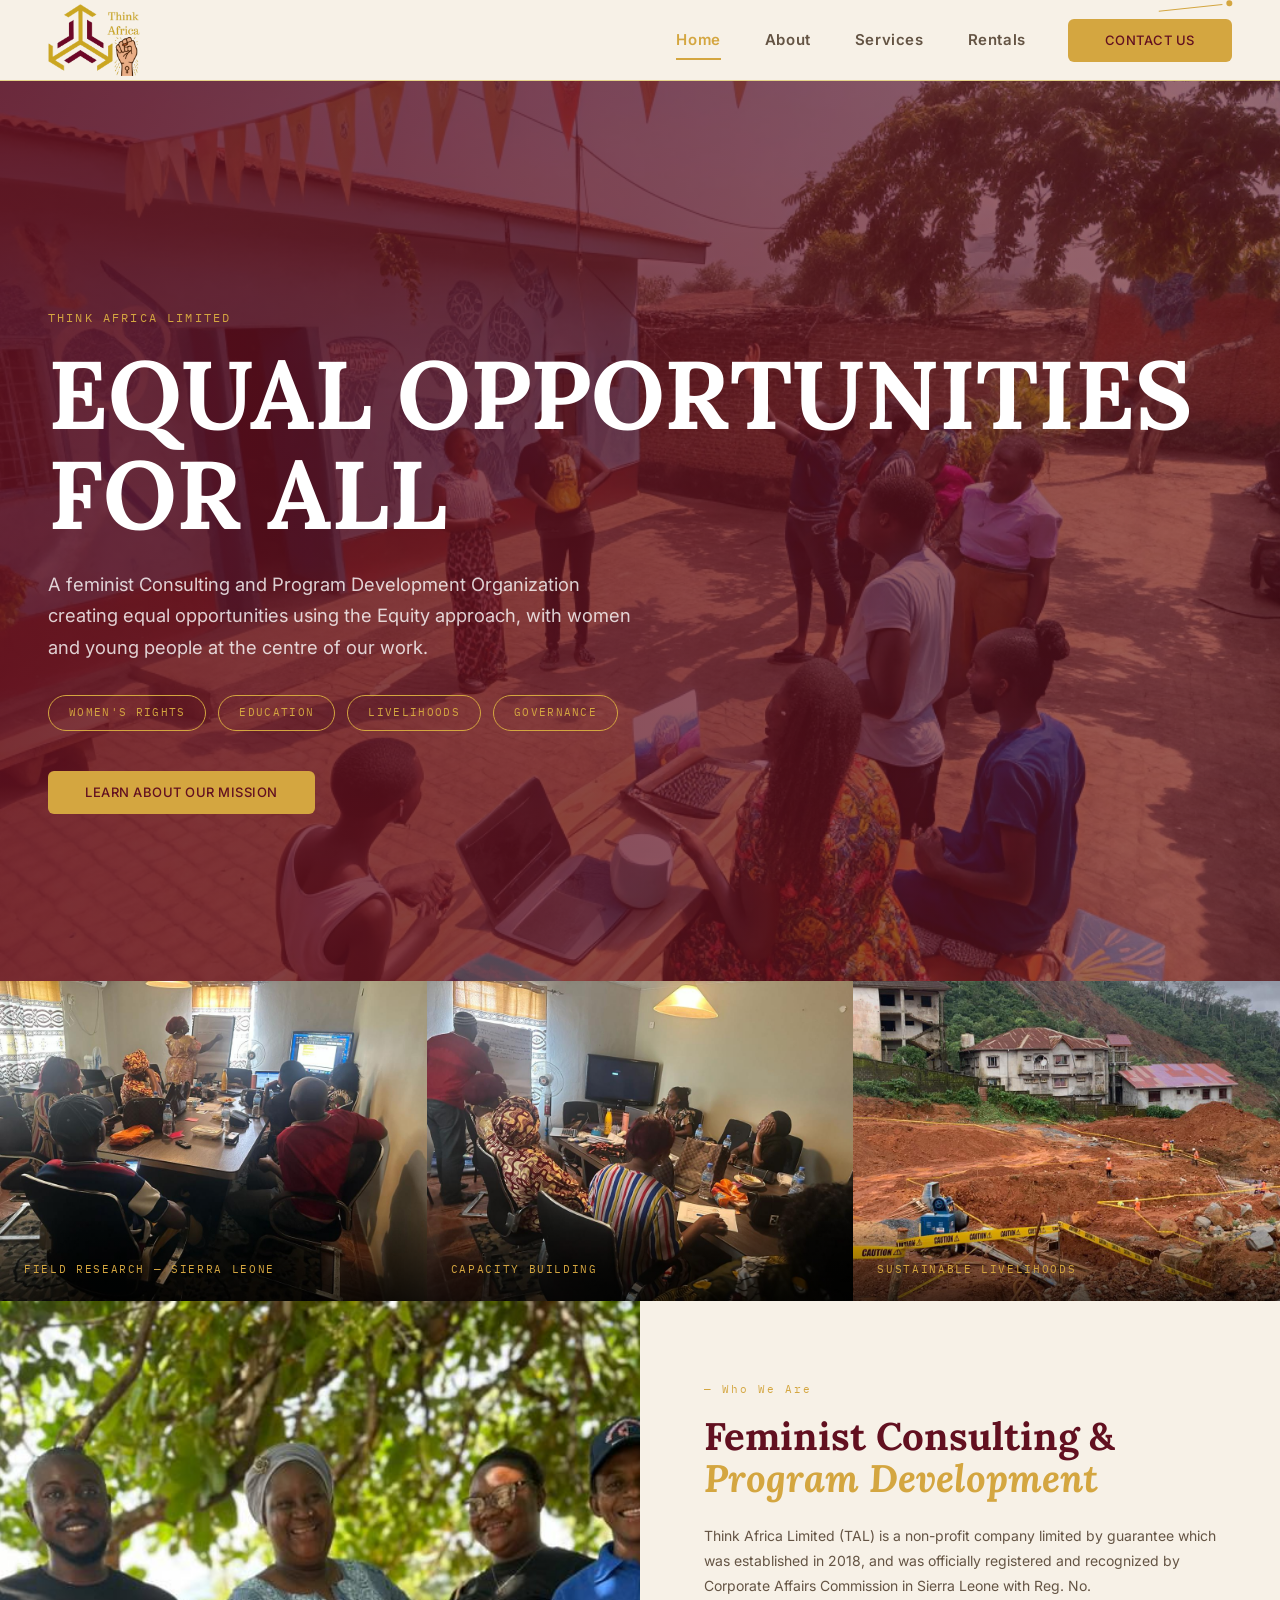
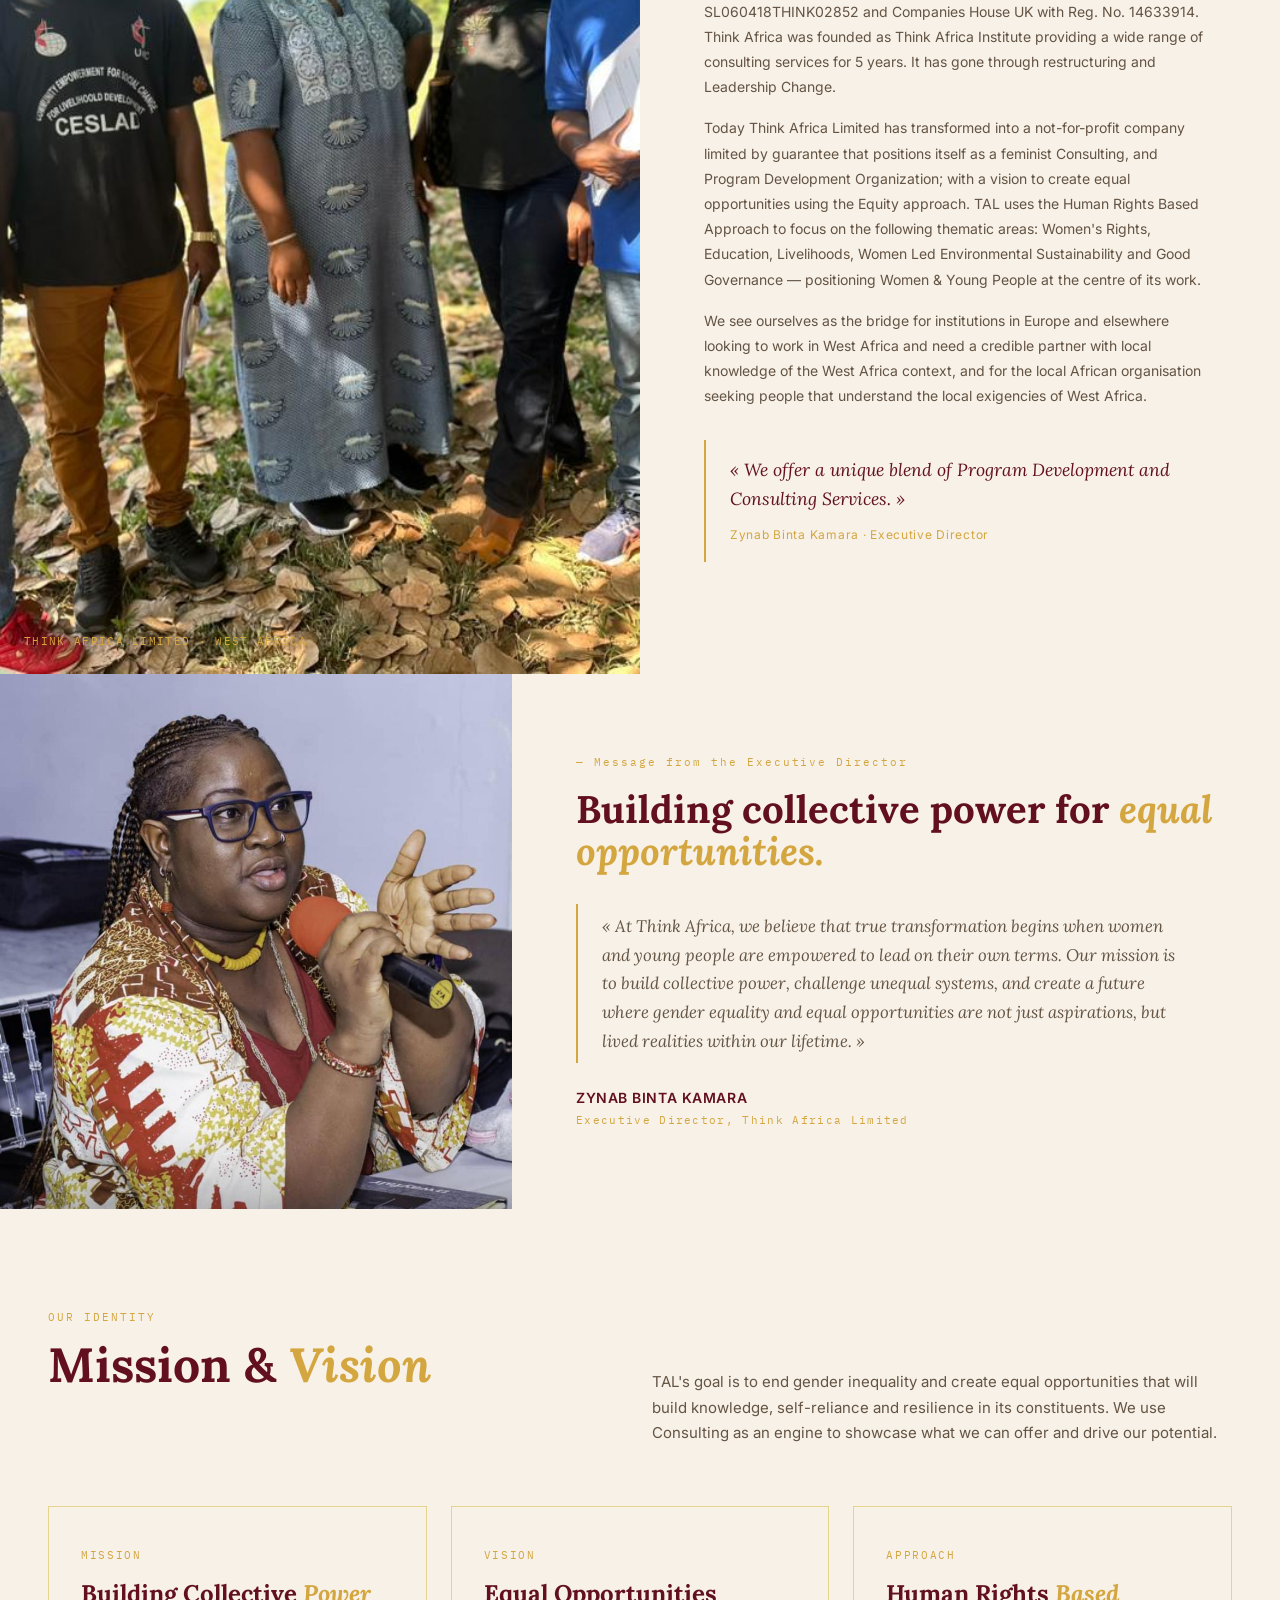
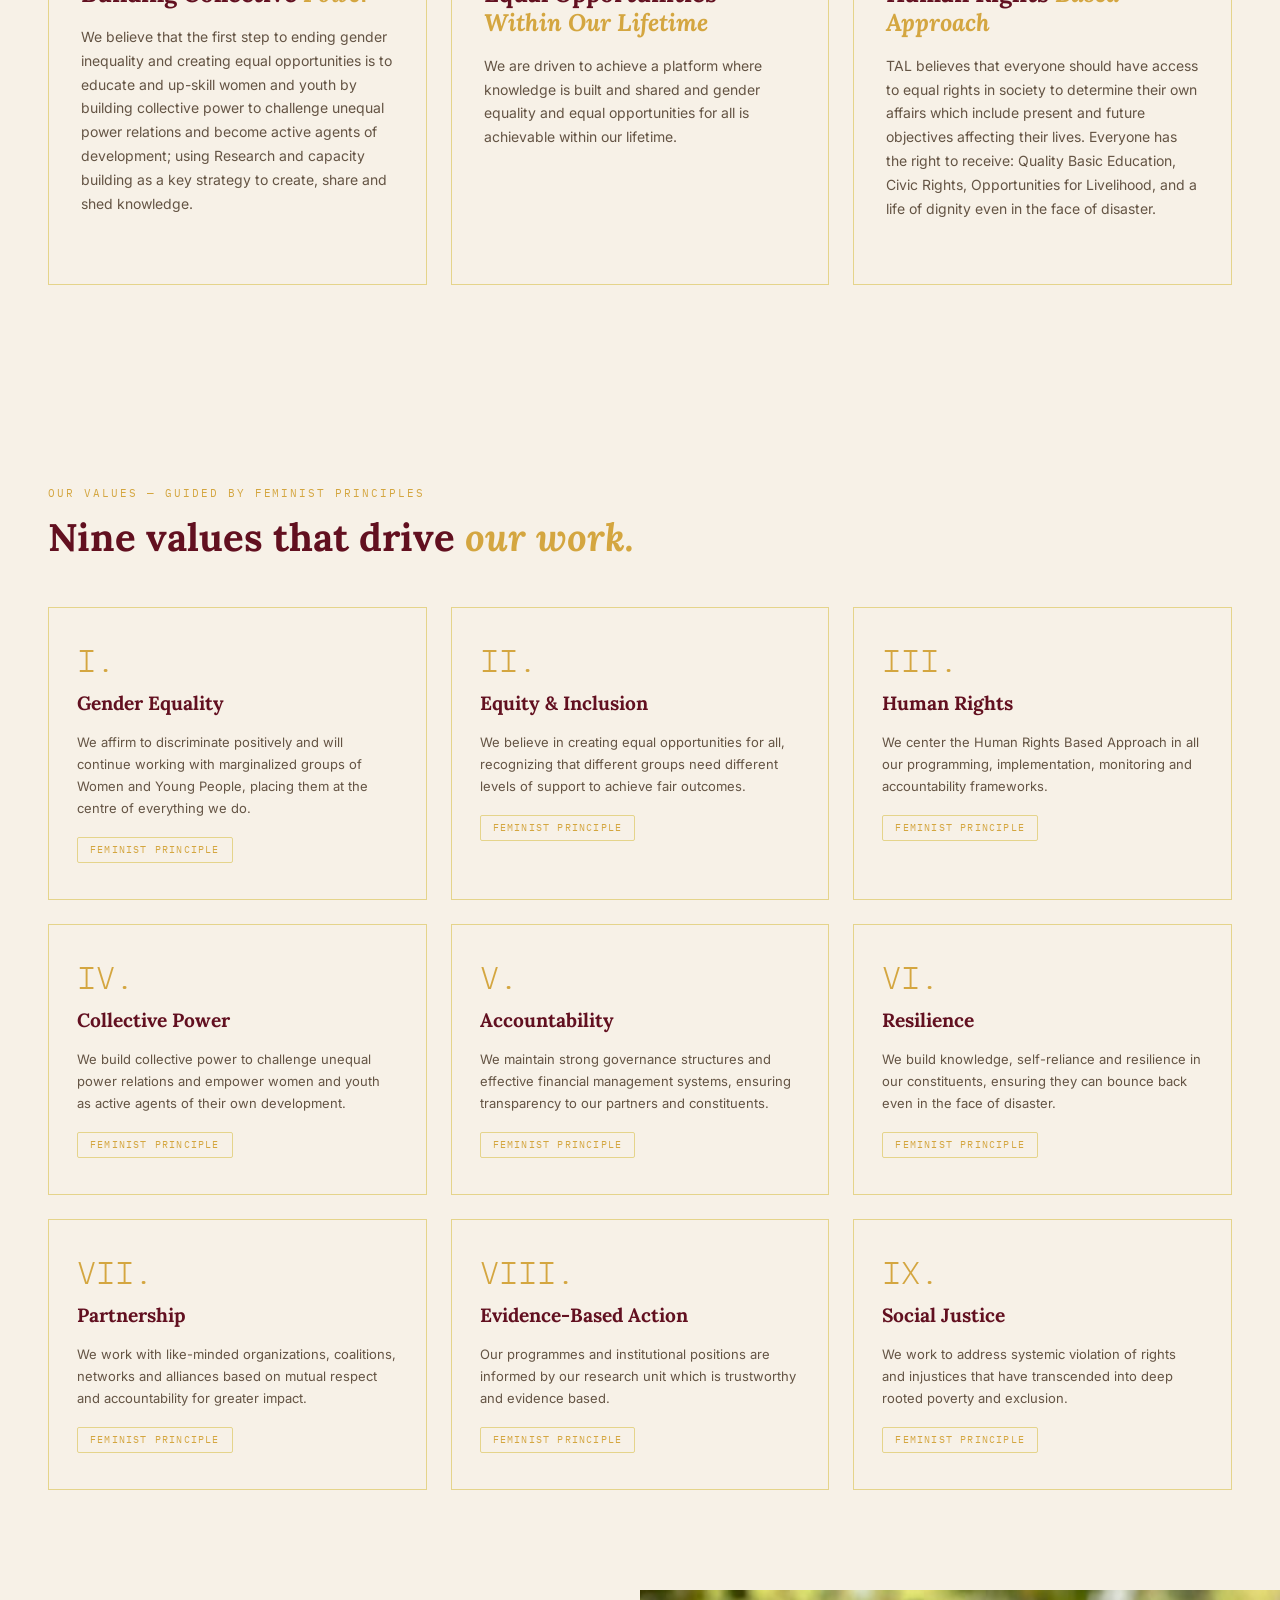
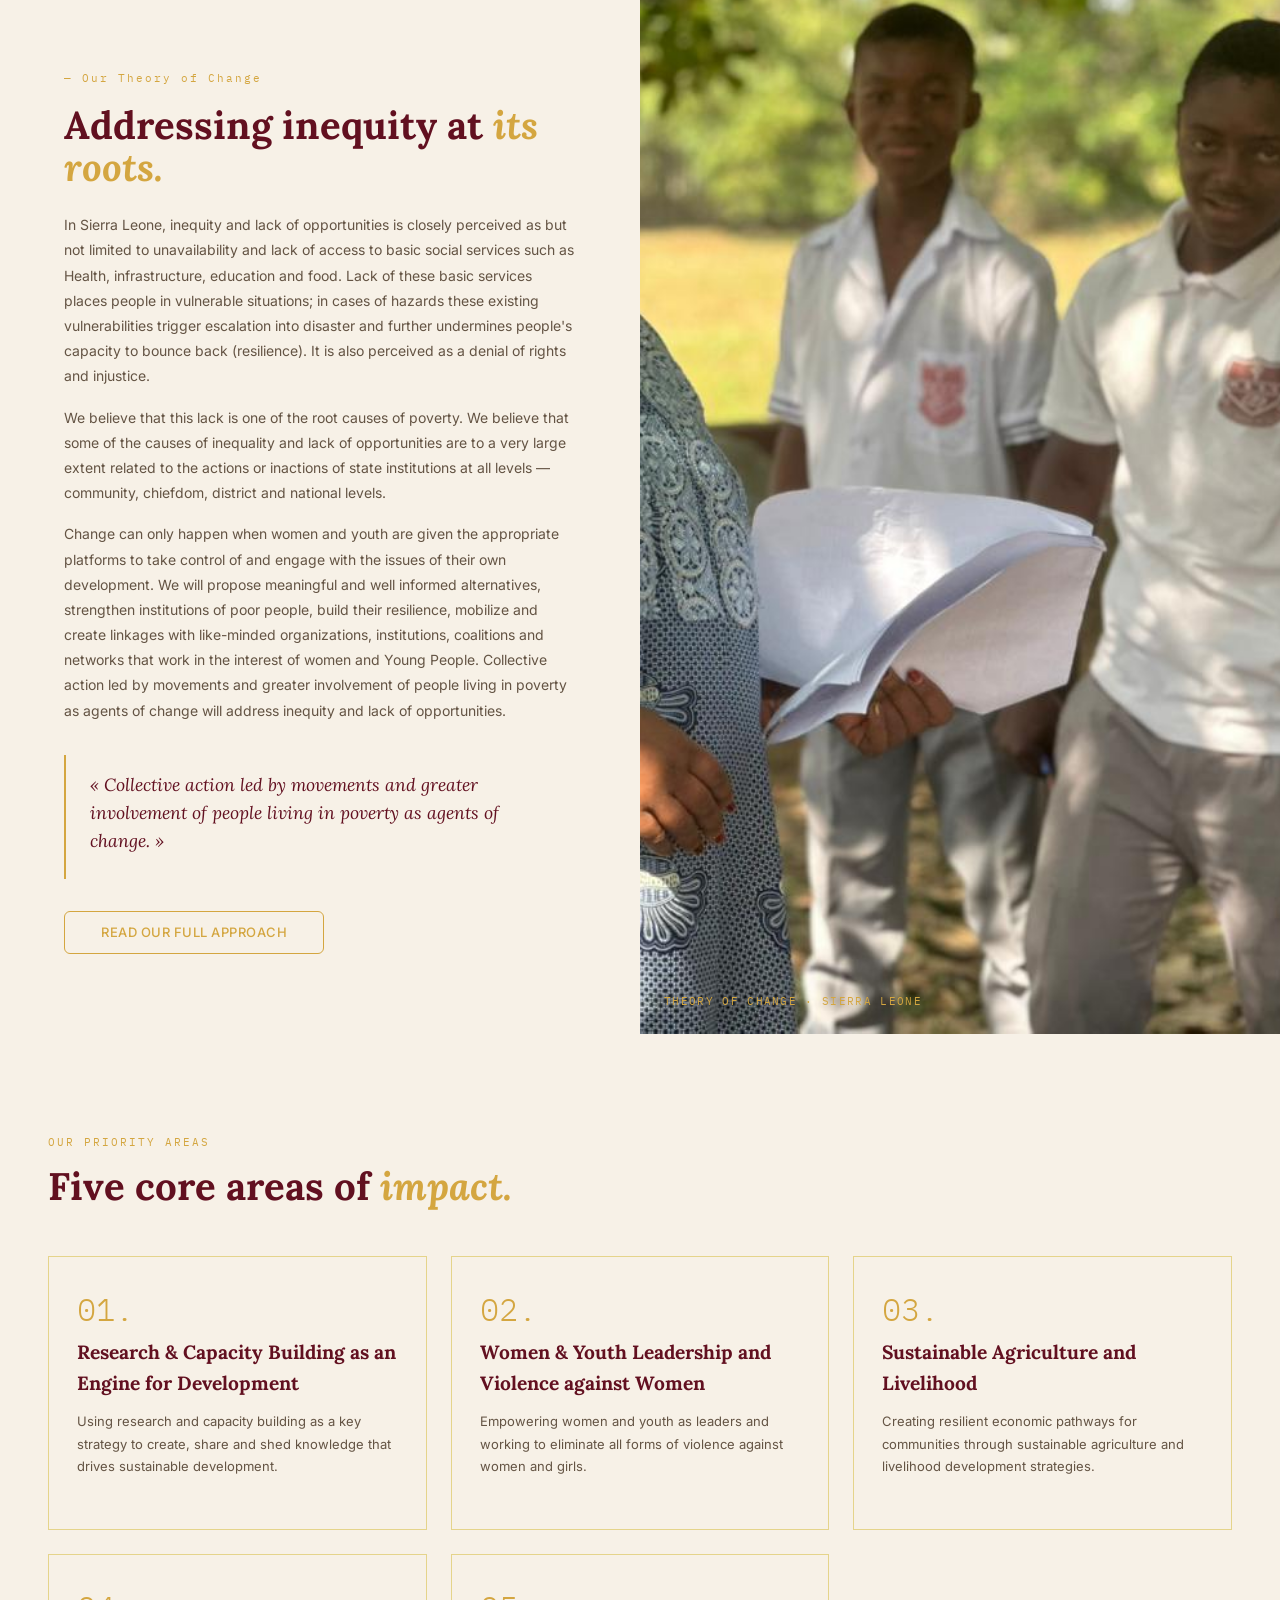
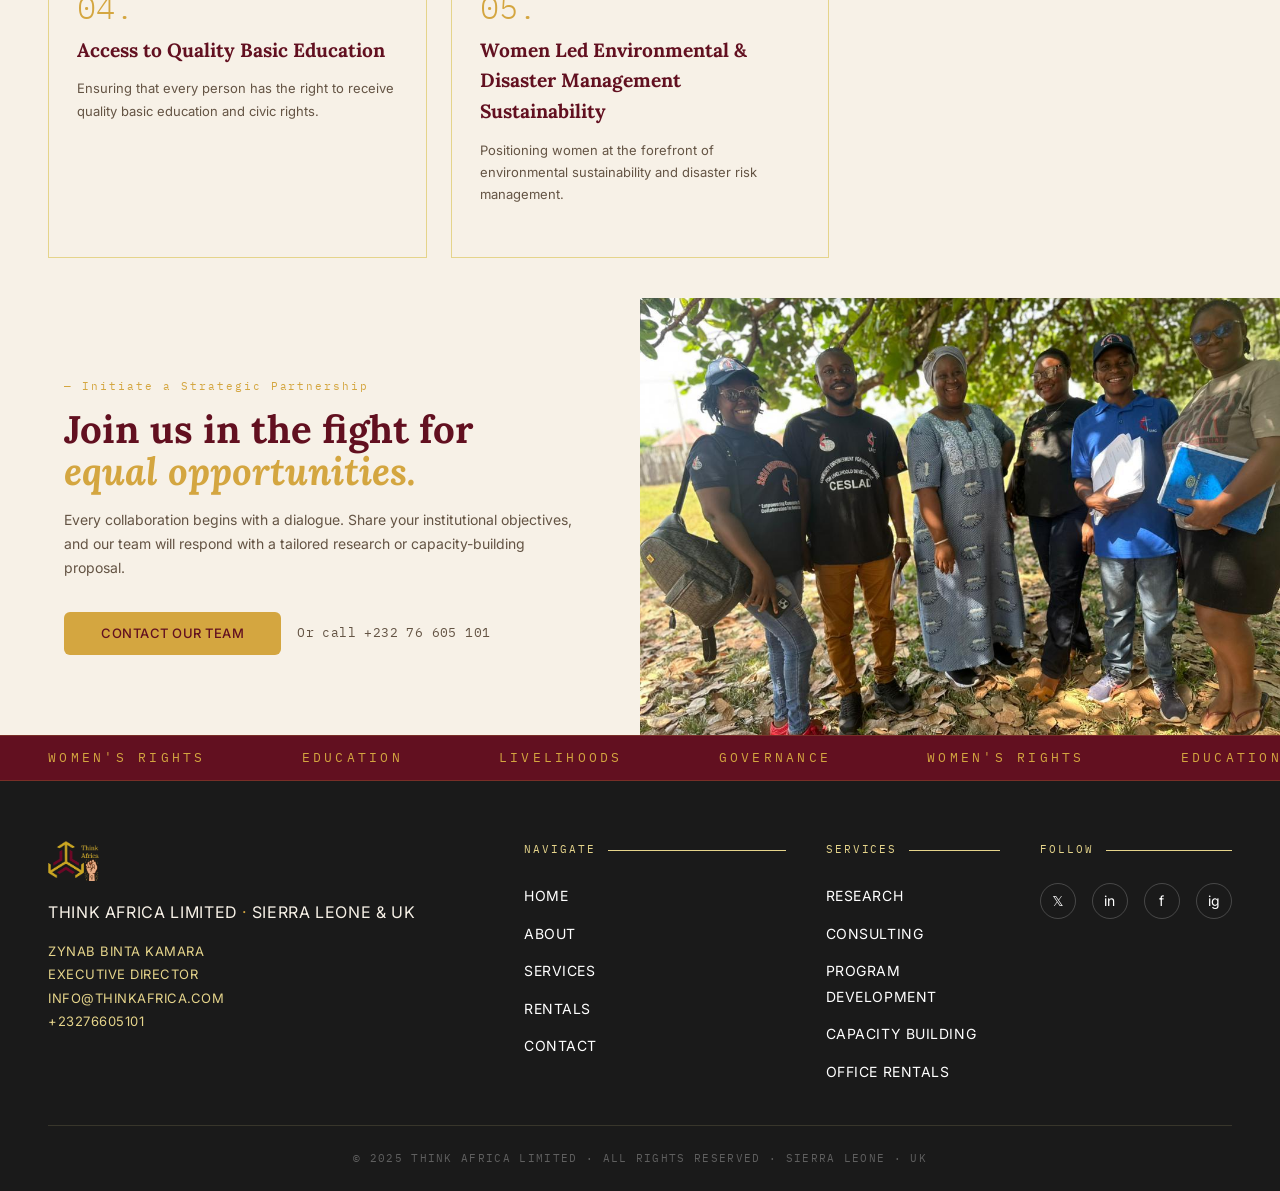
<file: index.html>
<!DOCTYPE html>
<html lang="en">
<head>
  <meta charset="UTF-8">
  <meta name="viewport" content="width=device-width, initial-scale=1.0">
  <meta name="theme-color" content="#F7F1E7">
  <title>Think Africa Limited - Feminist Consulting & Program Development</title>
  <meta name="description" content="Think Africa Limited (TAL) is a feminist consulting and program development organization creating equal opportunities using the Equity approach across West Africa.">
  <link rel="icon" type="image/png" href="images/logo.png">
  <link rel="preconnect" href="https://fonts.googleapis.com">
  <link rel="preconnect" href="https://fonts.gstatic.com" crossorigin>
  <link href="https://fonts.googleapis.com/css2?family=Inter:wght@400;500;600;700&family=Lora:ital,wght@0,400..700;1,400..700&family=IBM+Plex+Mono:wght@300;400;500;600;700&display=swap" rel="stylesheet">
  <link rel="stylesheet" href="styles.css">
</head>
<body>

  <!-- Header -->
  <header class="site-header" id="siteHeader">
    <div class="header-inner">
      <div class="header-logo">
        <a href="index.html" aria-label="Think Africa Limited">
          <img src="images/logo.png" alt="Think Africa Limited">
        </a>
        <button class="hamburger" id="hamburger" aria-label="Toggle menu">
          <span></span><span></span><span></span>
        </button>
      </div>
      <nav class="header-nav" id="desktopNav">
        <a href="index.html" class="nav-link active">Home</a>
        <a href="about.html" class="nav-link">About</a>
        <a href="services.html" class="nav-link">Services</a>
        <a href="rentals.html" class="nav-link">Rentals</a>
        <a href="contact.html" class="btn btn-gold nav-btn">Contact Us</a>
      </nav>
      <div class="header-deco">
        <span class="line"></span>
        <span class="dot"></span>
      </div>
    </div>
  </header>

  <!-- Mobile Menu -->
  <div class="mobile-menu" id="mobileMenu">
    <a href="index.html">Home</a>
    <a href="about.html">About</a>
    <a href="services.html">Services</a>
    <a href="rentals.html">Rentals</a>
    <a href="contact.html">Contact</a>
  </div>

  <!-- Hero -->
  <section class="hero">
    <div class="hero-bg">
      <img src="images/hero-bg.jpg" alt="Think Africa Limited team" fetchpriority="high">
    </div>
    <div class="hero-overlay"></div>
    <div class="hero-content">
      <span class="hero-label">THINK AFRICA LIMITED</span>
      <h1>EQUAL OPPORTUNITIES<br>FOR ALL</h1>
      <p>A feminist Consulting and Program Development Organization creating equal opportunities using the Equity approach, with women and young people at the centre of our work.</p>
      <div class="hero-tags">
        <span class="hero-tag">WOMEN'S RIGHTS</span>
        <span class="hero-tag">EDUCATION</span>
        <span class="hero-tag">LIVELIHOODS</span>
        <span class="hero-tag">GOVERNANCE</span>
      </div>
      <div class="hero-actions">
        <a href="about.html" class="btn btn-gold">Learn About Our Mission</a>
      </div>
    </div>
  </section>

  <!-- Featured Images -->
  <div class="featured-grid">
    <div class="featured-card">
      <img src="images/field-research.jpg" alt="Think Africa team conducting field research in Sierra Leone" loading="lazy">
      <div class="featured-label"><span>field research — sierra leone</span></div>
    </div>
    <div class="featured-card">
      <img src="images/img8.webp" alt="Capacity building workshop for women and youth" loading="lazy">
      <div class="featured-label"><span>capacity building</span></div>
    </div>
    <div class="featured-card">
      <img src="images/featured-livelihoods.jpg" alt="Sustainable agriculture and livelihoods project" loading="lazy">
      <div class="featured-label"><span>sustainable livelihoods</span></div>
    </div>
  </div>

  <!-- Who We Are -->
  <div class="dna-section">
    <div class="dna-image">
      <img src="images/home-dna.jpg" alt="Think Africa Limited team in Sierra Leone" loading="lazy">
      <span class="dna-image-caption">Think Africa Limited &middot; West Africa</span>
    </div>
    <div class="dna-content">
      <span class="dna-label">— Who We Are</span>
      <h2>Feminist Consulting &amp; <em>Program Development</em></h2>
      <p>Think Africa Limited (TAL) is a non-profit company limited by guarantee which was established in 2018, and was officially registered and recognized by Corporate Affairs Commission in Sierra Leone with Reg. No. SL060418THINK02852 and Companies House UK with Reg. No. 14633914. Think Africa was founded as Think Africa Institute providing a wide range of consulting services for 5 years. It has gone through restructuring and Leadership Change.</p>
      <p>Today Think Africa Limited has transformed into a not-for-profit company limited by guarantee that positions itself as a feminist Consulting, and Program Development Organization; with a vision to create equal opportunities using the Equity approach. TAL uses the Human Rights Based Approach to focus on the following thematic areas: Women's Rights, Education, Livelihoods, Women Led Environmental Sustainability and Good Governance — positioning Women &amp; Young People at the centre of its work.</p>
      <p>We see ourselves as the bridge for institutions in Europe and elsewhere looking to work in West Africa and need a credible partner with local knowledge of the West Africa context, and for the local African organisation seeking people that understand the local exigencies of West Africa.</p>
      <div class="dna-quote">
        <blockquote>&laquo; We offer a unique blend of Program Development and Consulting Services. &raquo;</blockquote>
        <cite>Zynab Binta Kamara &middot; Executive Director</cite>
      </div>
    </div>
  </div>

  <!-- Executive Director -->
  <div class="ed-section">
    <div class="ed-image">
      <img src="images/executive-director.jpg" alt="Zynab Binta Kamara - Executive Director, Think Africa Limited" loading="lazy">
    </div>
    <div class="ed-content">
      <span class="dna-label">— Message from the Executive Director</span>
      <h2>Building collective power for <em>equal opportunities.</em></h2>
      <div class="ed-quote">
        <blockquote>&laquo; At Think Africa, we believe that true transformation begins when women and young people are empowered to lead on their own terms. Our mission is to build collective power, challenge unequal systems, and create a future where gender equality and equal opportunities are not just aspirations, but lived realities within our lifetime. &raquo;</blockquote>
      </div>
      <div class="ed-author">
        <strong>Zynab Binta Kamara</strong>
        <span>Executive Director, Think Africa Limited</span>
      </div>
    </div>
  </div>

  <!-- Mission & Vision -->
  <div class="pillars">
    <div class="pillars-header">
      <div class="pillars-header-left">
        <span class="number">OUR IDENTITY</span>
        <h2>Mission &amp; <em>Vision</em></h2>
      </div>
      <div class="pillars-header-right">
        <p>TAL's goal is to end gender inequality and create equal opportunities that will build knowledge, self-reliance and resilience in its constituents. We use Consulting as an engine to showcase what we can offer and drive our potential.</p>
      </div>
    </div>
    <div class="pillars-grid">
      <div class="pillar-card">
        <span class="pillar-number">MISSION</span>
        <h3>Building Collective <em>Power</em></h3>
        <p>We believe that the first step to ending gender inequality and creating equal opportunities is to educate and up-skill women and youth by building collective power to challenge unequal power relations and become active agents of development; using Research and capacity building as a key strategy to create, share and shed knowledge.</p>
      </div>
      <div class="pillar-card">
        <span class="pillar-number">VISION</span>
        <h3>Equal Opportunities <em>Within Our Lifetime</em></h3>
        <p>We are driven to achieve a platform where knowledge is built and shared and gender equality and equal opportunities for all is achievable within our lifetime.</p>
      </div>
      <div class="pillar-card">
        <span class="pillar-number">APPROACH</span>
        <h3>Human Rights <em>Based Approach</em></h3>
        <p>TAL believes that everyone should have access to equal rights in society to determine their own affairs which include present and future objectives affecting their lives. Everyone has the right to receive: Quality Basic Education, Civic Rights, Opportunities for Livelihood, and a life of dignity even in the face of disaster.</p>
      </div>
    </div>
  </div>

  <!-- Our Values -->
  <div class="expertise">
    <span class="section-label">Our Values — guided by feminist principles</span>
    <h2>Nine values that drive <em>our work.</em></h2>
    <div class="expertise-grid">
      <div class="expertise-card">
        <span class="numeral">I.</span>
        <h3>Gender Equality</h3>
        <p>We affirm to discriminate positively and will continue working with marginalized groups of Women and Young People, placing them at the centre of everything we do.</p>
        <span class="focus-tag">Feminist Principle</span>
      </div>
      <div class="expertise-card">
        <span class="numeral">II.</span>
        <h3>Equity &amp; Inclusion</h3>
        <p>We believe in creating equal opportunities for all, recognizing that different groups need different levels of support to achieve fair outcomes.</p>
        <span class="focus-tag">Feminist Principle</span>
      </div>
      <div class="expertise-card">
        <span class="numeral">III.</span>
        <h3>Human Rights</h3>
        <p>We center the Human Rights Based Approach in all our programming, implementation, monitoring and accountability frameworks.</p>
        <span class="focus-tag">Feminist Principle</span>
      </div>
      <div class="expertise-card">
        <span class="numeral">IV.</span>
        <h3>Collective Power</h3>
        <p>We build collective power to challenge unequal power relations and empower women and youth as active agents of their own development.</p>
        <span class="focus-tag">Feminist Principle</span>
      </div>
      <div class="expertise-card">
        <span class="numeral">V.</span>
        <h3>Accountability</h3>
        <p>We maintain strong governance structures and effective financial management systems, ensuring transparency to our partners and constituents.</p>
        <span class="focus-tag">Feminist Principle</span>
      </div>
      <div class="expertise-card">
        <span class="numeral">VI.</span>
        <h3>Resilience</h3>
        <p>We build knowledge, self-reliance and resilience in our constituents, ensuring they can bounce back even in the face of disaster.</p>
        <span class="focus-tag">Feminist Principle</span>
      </div>
      <div class="expertise-card">
        <span class="numeral">VII.</span>
        <h3>Partnership</h3>
        <p>We work with like-minded organizations, coalitions, networks and alliances based on mutual respect and accountability for greater impact.</p>
        <span class="focus-tag">Feminist Principle</span>
      </div>
      <div class="expertise-card">
        <span class="numeral">VIII.</span>
        <h3>Evidence-Based Action</h3>
        <p>Our programmes and institutional positions are informed by our research unit which is trustworthy and evidence based.</p>
        <span class="focus-tag">Feminist Principle</span>
      </div>
      <div class="expertise-card">
        <span class="numeral">IX.</span>
        <h3>Social Justice</h3>
        <p>We work to address systemic violation of rights and injustices that have transcended into deep rooted poverty and exclusion.</p>
        <span class="focus-tag">Feminist Principle</span>
      </div>
    </div>
  </div>

  <!-- Theory of Change -->
  <div class="dna-section">
    <div class="dna-content">
      <span class="dna-label">— Our Theory of Change</span>
      <h2>Addressing inequity at <em>its roots.</em></h2>
      <p>In Sierra Leone, inequity and lack of opportunities is closely perceived as but not limited to unavailability and lack of access to basic social services such as Health, infrastructure, education and food. Lack of these basic services places people in vulnerable situations; in cases of hazards these existing vulnerabilities trigger escalation into disaster and further undermines people's capacity to bounce back (resilience). It is also perceived as a denial of rights and injustice.</p>
      <p>We believe that this lack is one of the root causes of poverty. We believe that some of the causes of inequality and lack of opportunities are to a very large extent related to the actions or inactions of state institutions at all levels — community, chiefdom, district and national levels.</p>
      <p>Change can only happen when women and youth are given the appropriate platforms to take control of and engage with the issues of their own development. We will propose meaningful and well informed alternatives, strengthen institutions of poor people, build their resilience, mobilize and create linkages with like-minded organizations, institutions, coalitions and networks that work in the interest of women and Young People. Collective action led by movements and greater involvement of people living in poverty as agents of change will address inequity and lack of opportunities.</p>
      <div class="dna-quote">
        <blockquote>&laquo; Collective action led by movements and greater involvement of people living in poverty as agents of change. &raquo;</blockquote>
      </div>
      <a href="about.html" class="btn btn-outline">Read Our Full Approach</a>
    </div>
    <div class="dna-image">
      <img src="images/toc-image.jpg" alt="Community engagement session in Sierra Leone" loading="lazy">
      <span class="dna-image-caption">Theory of Change &middot; Sierra Leone</span>
    </div>
  </div>

  <!-- Priority Areas -->
  <div class="expertise" style="padding-bottom:40px;">
    <span class="section-label">Our Priority Areas</span>
    <h2>Five core areas of <em>impact.</em></h2>
    <div class="expertise-grid">
      <div class="expertise-card">
        <span class="numeral">01.</span>
        <h3>Research &amp; Capacity Building as an Engine for Development</h3>
        <p>Using research and capacity building as a key strategy to create, share and shed knowledge that drives sustainable development.</p>
      </div>
      <div class="expertise-card">
        <span class="numeral">02.</span>
        <h3>Women &amp; Youth Leadership and Violence against Women</h3>
        <p>Empowering women and youth as leaders and working to eliminate all forms of violence against women and girls.</p>
      </div>
      <div class="expertise-card">
        <span class="numeral">03.</span>
        <h3>Sustainable Agriculture and Livelihood</h3>
        <p>Creating resilient economic pathways for communities through sustainable agriculture and livelihood development strategies.</p>
      </div>
      <div class="expertise-card">
        <span class="numeral">04.</span>
        <h3>Access to Quality Basic Education</h3>
        <p>Ensuring that every person has the right to receive quality basic education and civic rights.</p>
      </div>
      <div class="expertise-card">
        <span class="numeral">05.</span>
        <h3>Women Led Environmental &amp; Disaster Management Sustainability</h3>
        <p>Positioning women at the forefront of environmental sustainability and disaster risk management.</p>
      </div>
    </div>
  </div>

  <!-- CTA Banner -->
  <div class="cta-banner">
    <div class="cta-content">
      <span class="label-mono">— Initiate a Strategic Partnership</span>
      <h2>Join us in the fight for <em>equal opportunities.</em></h2>
      <p>Every collaboration begins with a dialogue. Share your institutional objectives, and our team will respond with a tailored research or capacity-building proposal.</p>
      <div class="cta-actions">
        <a href="contact.html" class="btn btn-gold">Contact Our Team</a>
        <a href="tel:+23276605101" class="cta-phone">Or call +232 76 605 101</a>
      </div>
    </div>
    <div class="cta-image">
      <img src="images/cta-image.jpg" alt="Think Africa team in the field" loading="lazy">
    </div>
  </div>

  <!-- Ticker -->
  <div class="ticker-wrap">
    <div class="ticker-track" id="tickerTrack">
      <span class="ticker-item">WOMEN'S RIGHTS</span>
      <span class="ticker-item">EDUCATION</span>
      <span class="ticker-item">LIVELIHOODS</span>
      <span class="ticker-item">GOVERNANCE</span>
      <span class="ticker-item">WOMEN'S RIGHTS</span>
      <span class="ticker-item">EDUCATION</span>
      <span class="ticker-item">LIVELIHOODS</span>
      <span class="ticker-item">GOVERNANCE</span>
    </div>
  </div>

  <!-- Footer -->
  <footer class="site-footer">
    <div class="footer-inner">
      <div class="footer-grid">
        <div class="footer-brand">
          <a href="index.html"><img src="images/logo.png" alt="Think Africa Limited" loading="lazy"></a>
          <p class="org-name">THINK AFRICA LIMITED <span class="sep">&middot;</span> SIERRA LEONE &amp; UK</p>
          <address>
            ZYNAB BINTA KAMARA<br>
            EXECUTIVE DIRECTOR<br>
            INFO@THINKAFRICA.COM<br>
            +23276605101
          </address>
        </div>
        <div>
          <div class="footer-col-header">
            <span>NAVIGATE</span>
            <span class="line"></span>
          </div>
          <ul class="footer-nav-list">
            <li><a href="index.html">Home</a></li>
            <li><a href="about.html">About</a></li>
            <li><a href="services.html">Services</a></li>
            <li><a href="rentals.html">Rentals</a></li>
            <li><a href="contact.html">Contact</a></li>
          </ul>
        </div>
        <div>
          <div class="footer-col-header">
            <span>SERVICES</span>
            <span class="line"></span>
          </div>
          <ul class="footer-nav-list">
            <li><a href="services.html">Research</a></li>
            <li><a href="services.html">Consulting</a></li>
            <li><a href="services.html">Program Development</a></li>
            <li><a href="services.html">Capacity Building</a></li>
            <li><a href="rentals.html">Office Rentals</a></li>
          </ul>
        </div>
        <div>
          <div class="footer-col-header">
            <span>FOLLOW</span>
            <span class="line"></span>
          </div>
          <div class="footer-social-links">
            <a href="#" aria-label="Twitter">&#120143;</a>
            <a href="#" aria-label="LinkedIn">in</a>
            <a href="#" aria-label="Facebook">f</a>
            <a href="#" aria-label="Instagram">ig</a>
          </div>
        </div>
      </div>
      <div class="footer-bottom">
        <p>&copy; 2025 THINK AFRICA LIMITED &middot; ALL RIGHTS RESERVED &middot; SIERRA LEONE &middot; UK</p>
      </div>
    </div>
  </footer>

  <div id="toast" class="toast"></div>

  <script src="app.js"></script>
</body>
</html>
</file>
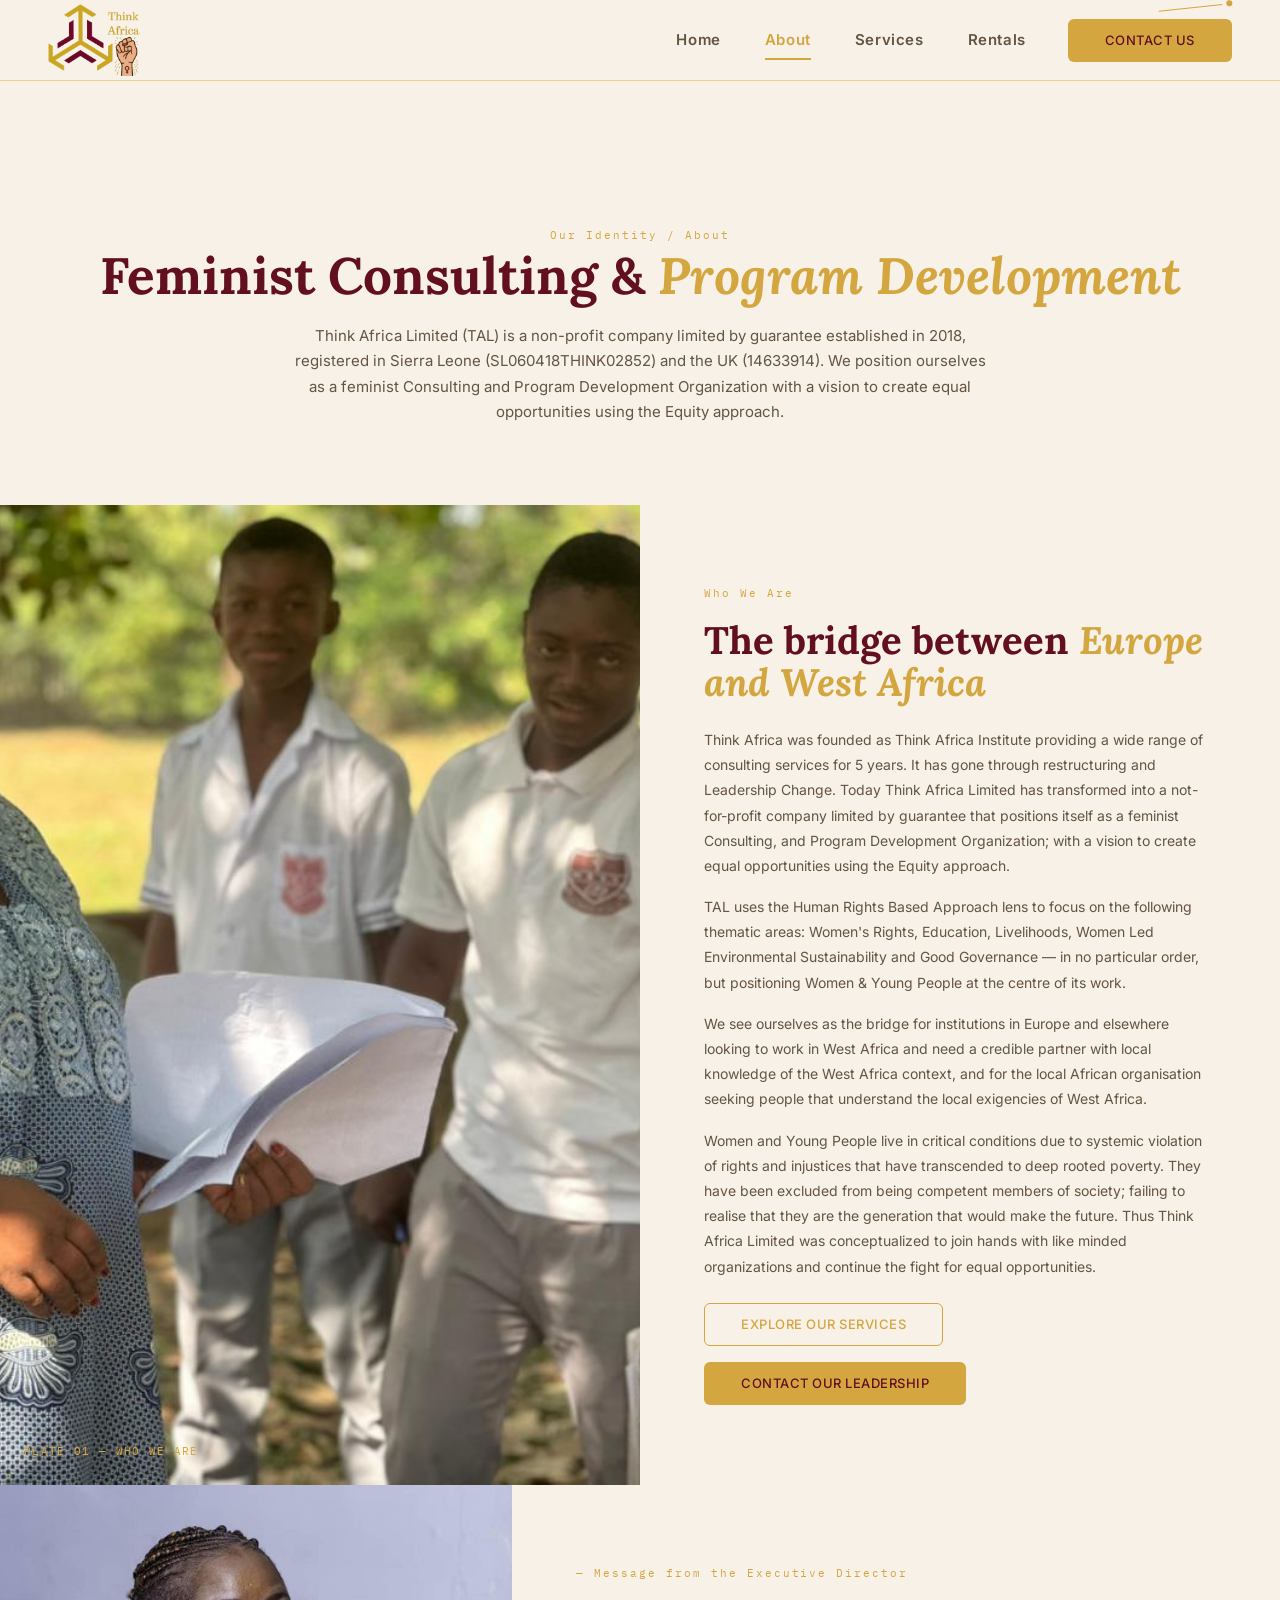
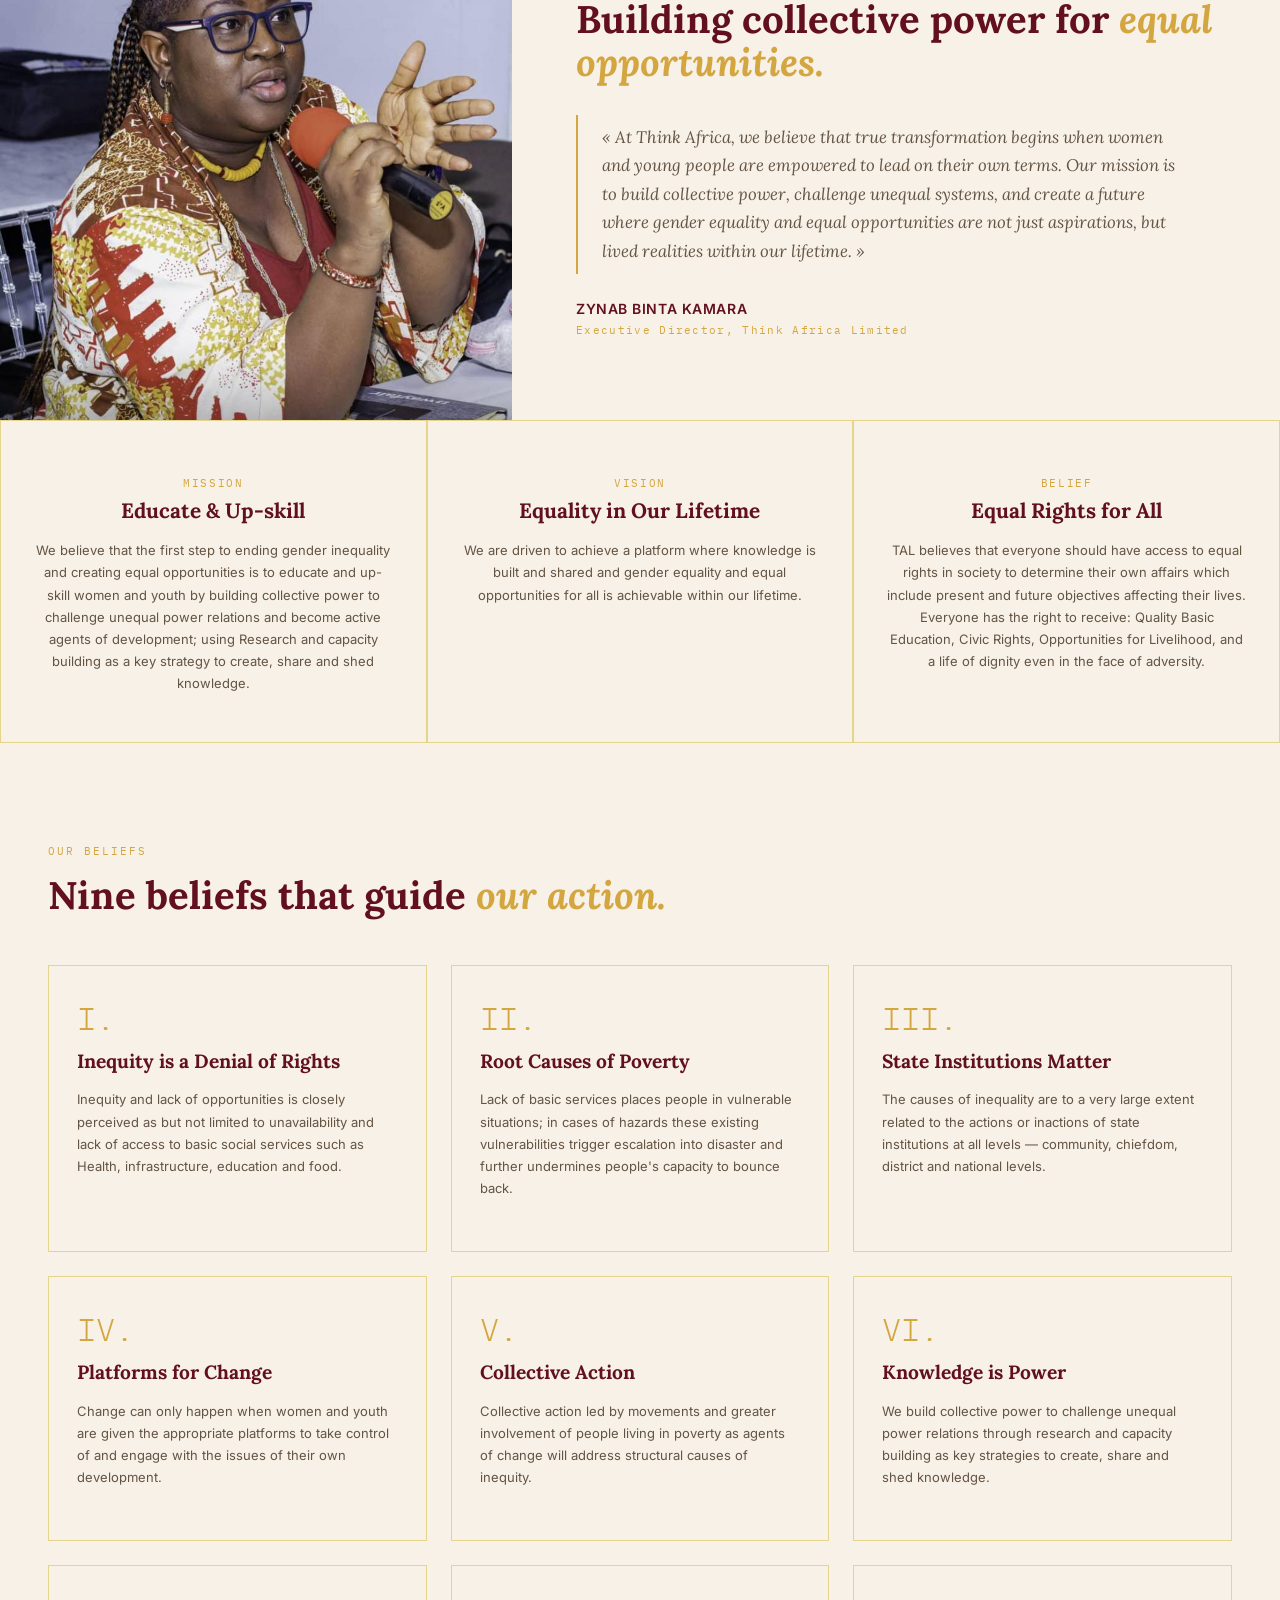
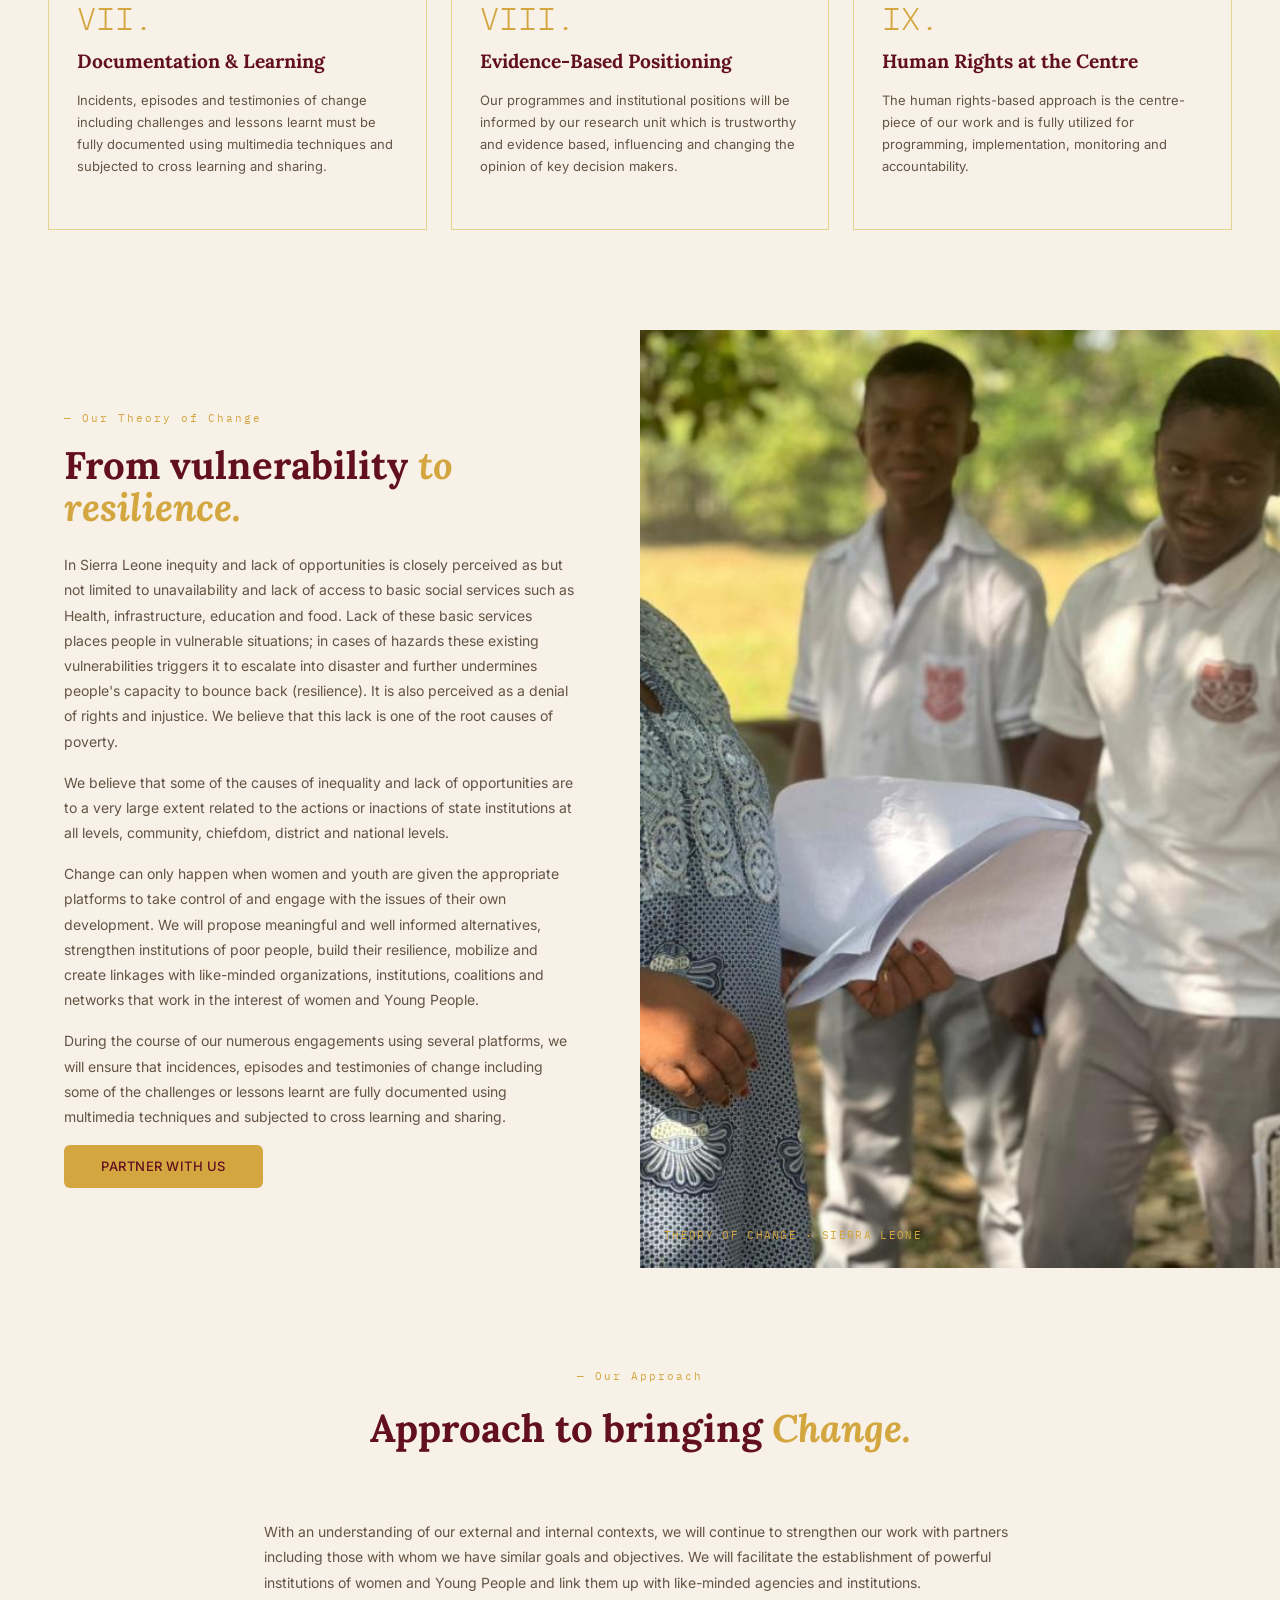
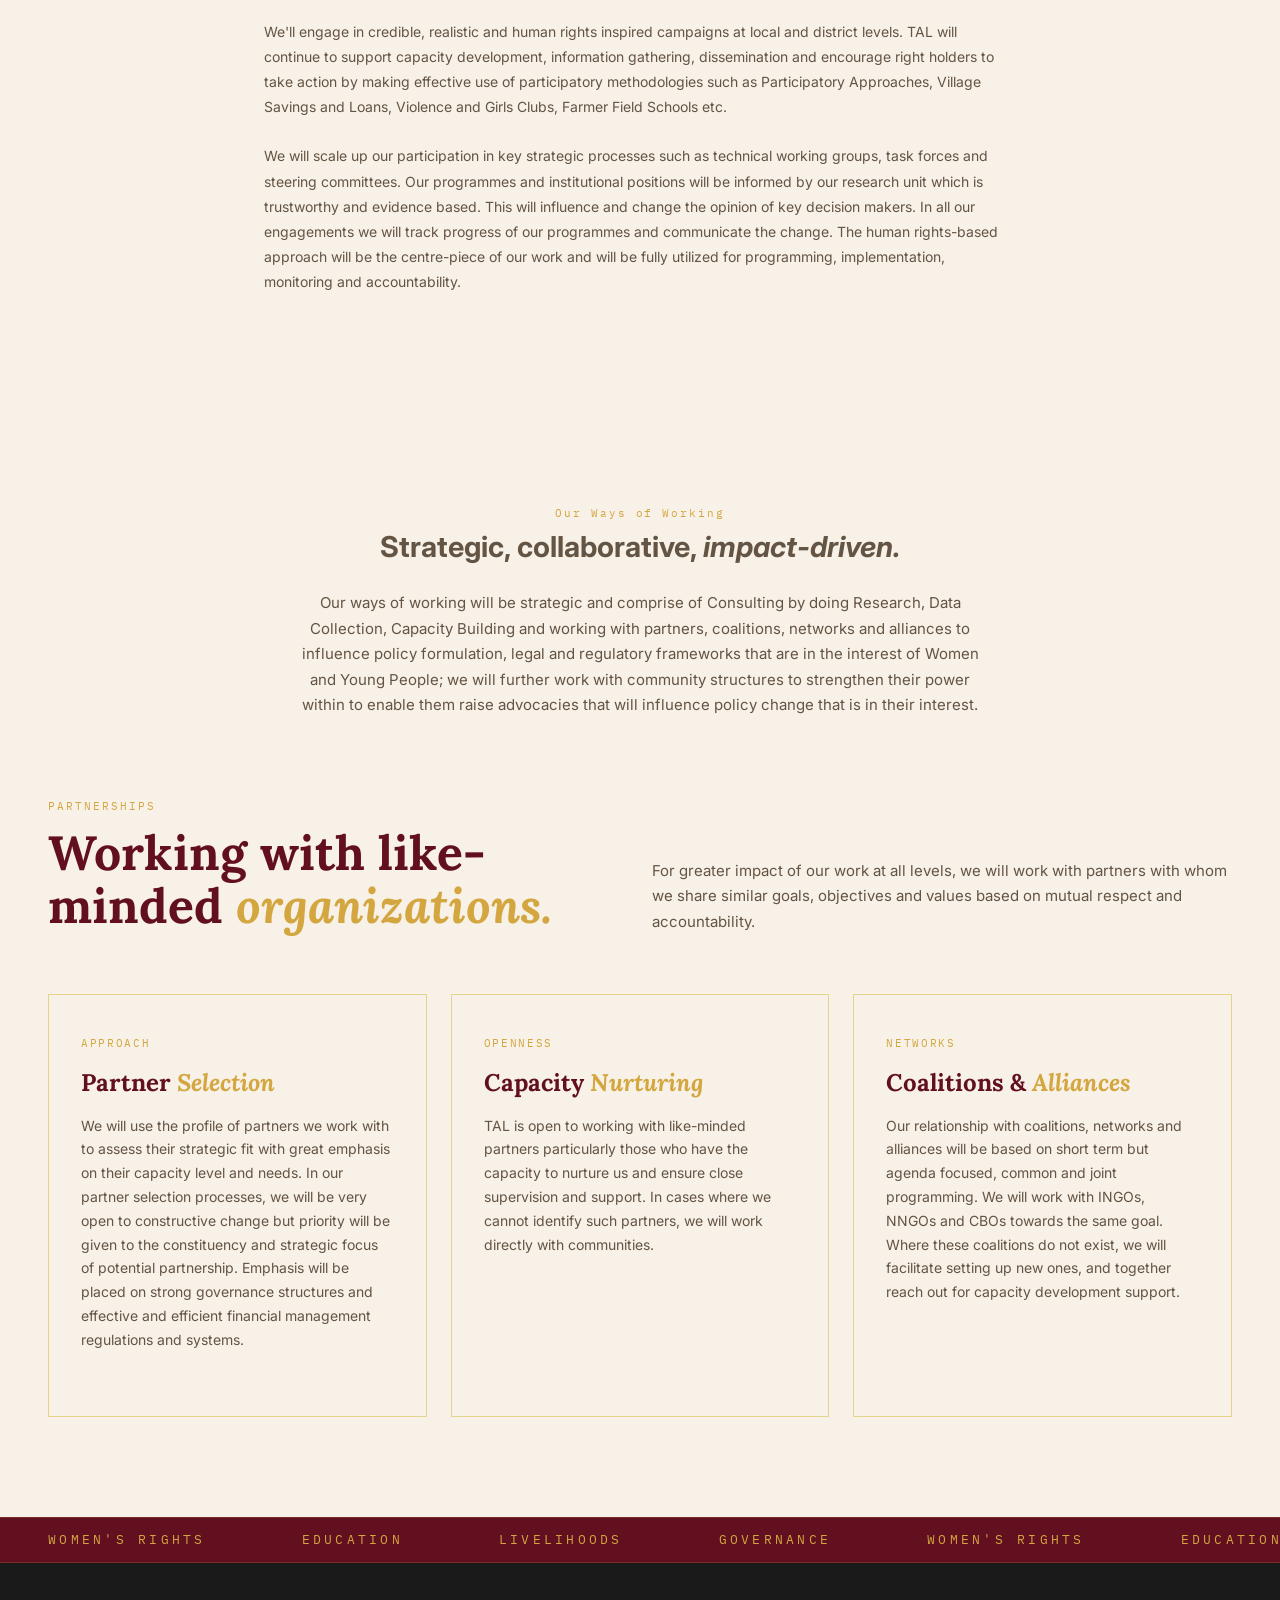
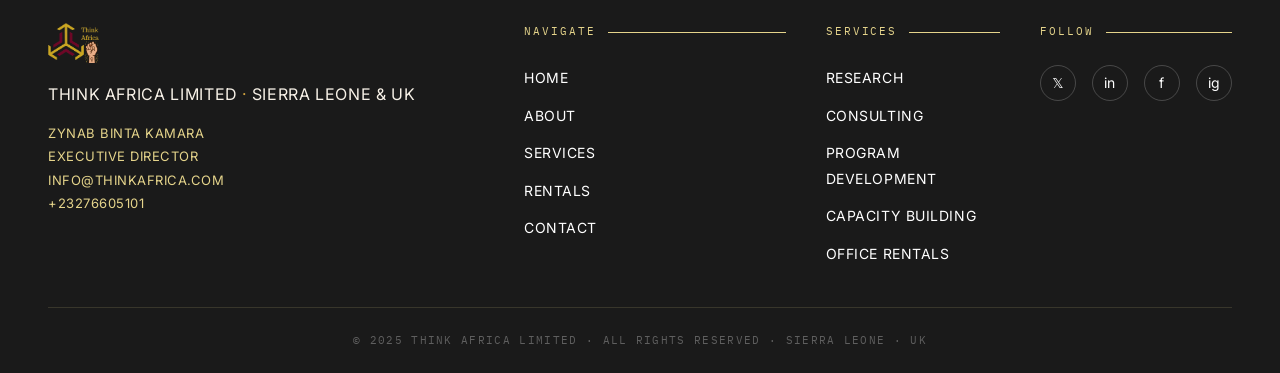
<file: about.html>
<!DOCTYPE html>
<html lang="en">
<head>
  <meta charset="UTF-8">
  <meta name="viewport" content="width=device-width, initial-scale=1.0">
  <meta name="theme-color" content="#F7F1E7">
  <title>About - Think Africa Limited</title>
  <meta name="description" content="Think Africa Limited (TAL) is a feminist consulting and program development organization established in 2018, registered in Sierra Leone and the UK.">
  <link rel="icon" type="image/png" href="images/logo.png">
  <link rel="preconnect" href="https://fonts.googleapis.com">
  <link rel="preconnect" href="https://fonts.gstatic.com" crossorigin>
  <link href="https://fonts.googleapis.com/css2?family=Inter:wght@400;500;600;700&family=Lora:ital,wght@0,400..700;1,400..700&family=IBM+Plex+Mono:wght@300;400;500;600;700&display=swap" rel="stylesheet">
  <link rel="stylesheet" href="styles.css">
</head>
<body>

  <!-- Header -->
  <header class="site-header" id="siteHeader">
    <div class="header-inner">
      <div class="header-logo">
        <a href="index.html" aria-label="Think Africa Limited">
          <img src="images/logo.png" alt="Think Africa Limited">
        </a>
        <button class="hamburger" id="hamburger" aria-label="Toggle menu">
          <span></span><span></span><span></span>
        </button>
      </div>
      <nav class="header-nav" id="desktopNav">
        <a href="index.html" class="nav-link">Home</a>
        <a href="about.html" class="nav-link active">About</a>
        <a href="services.html" class="nav-link">Services</a>
        <a href="rentals.html" class="nav-link">Rentals</a>
        <a href="contact.html" class="btn btn-gold nav-btn">Contact Us</a>
      </nav>
      <div class="header-deco">
        <span class="line"></span>
        <span class="dot"></span>
      </div>
    </div>
  </header>

  <!-- Mobile Menu -->
  <div class="mobile-menu" id="mobileMenu">
    <a href="index.html">Home</a>
    <a href="about.html">About</a>
    <a href="services.html">Services</a>
    <a href="rentals.html">Rentals</a>
    <a href="contact.html">Contact</a>
  </div>

  <!-- Page Hero -->
  <div class="page-hero-sm">
    <span class="page-label">Our Identity / About</span>
    <h1>Feminist Consulting &amp; <em>Program Development</em></h1>
    <p>Think Africa Limited (TAL) is a non-profit company limited by guarantee established in 2018, registered in Sierra Leone (SL060418THINK02852) and the UK (14633914). We position ourselves as a feminist Consulting and Program Development Organization with a vision to create equal opportunities using the Equity approach.</p>
  </div>

  <!-- Who We Are Section -->
  <div class="dna-section">
    <div class="dna-image">
      <img src="images/dna-image.jpg" alt="Think Africa Limited team" loading="lazy">
      <span class="dna-image-caption">Plate 01 &mdash; Who We Are</span>
    </div>
    <div class="dna-content">
      <span class="dna-label">Who We Are</span>
      <h2>The bridge between <em>Europe and West Africa</em></h2>
      <p>Think Africa was founded as Think Africa Institute providing a wide range of consulting services for 5 years. It has gone through restructuring and Leadership Change. Today Think Africa Limited has transformed into a not-for-profit company limited by guarantee that positions itself as a feminist Consulting, and Program Development Organization; with a vision to create equal opportunities using the Equity approach.</p>
      <p>TAL uses the Human Rights Based Approach lens to focus on the following thematic areas: Women's Rights, Education, Livelihoods, Women Led Environmental Sustainability and Good Governance — in no particular order, but positioning Women &amp; Young People at the centre of its work.</p>
      <p>We see ourselves as the bridge for institutions in Europe and elsewhere looking to work in West Africa and need a credible partner with local knowledge of the West Africa context, and for the local African organisation seeking people that understand the local exigencies of West Africa.</p>
      <p>Women and Young People live in critical conditions due to systemic violation of rights and injustices that have transcended to deep rooted poverty. They have been excluded from being competent members of society; failing to realise that they are the generation that would make the future. Thus Think Africa Limited was conceptualized to join hands with like minded organizations and continue the fight for equal opportunities.</p>
      <div style="display:flex;gap:16px;flex-wrap:wrap;margin-top:24px;">
        <a href="services.html" class="btn btn-outline">Explore our services</a>
        <a href="contact.html" class="btn btn-gold">Contact our leadership</a>
      </div>
    </div>
  </div>

  <!-- Executive Director -->
  <div class="ed-section">
    <div class="ed-image">
      <img src="images/executive-director.jpg" alt="Zynab Binta Kamara - Executive Director, Think Africa Limited" loading="lazy">
    </div>
    <div class="ed-content">
      <span class="dna-label">— Message from the Executive Director</span>
      <h2>Building collective power for <em>equal opportunities.</em></h2>
      <div class="ed-quote">
        <blockquote>&laquo; At Think Africa, we believe that true transformation begins when women and young people are empowered to lead on their own terms. Our mission is to build collective power, challenge unequal systems, and create a future where gender equality and equal opportunities are not just aspirations, but lived realities within our lifetime. &raquo;</blockquote>
      </div>
      <div class="ed-author">
        <strong>Zynab Binta Kamara</strong>
        <span>Executive Director, Think Africa Limited</span>
      </div>
    </div>
  </div>

  <!-- Mission & Vision -->
  <div class="three-pillars">
    <div class="pillar-item">
      <span class="num">MISSION</span>
      <h3>Educate &amp; Up-skill</h3>
      <p>We believe that the first step to ending gender inequality and creating equal opportunities is to educate and up-skill women and youth by building collective power to challenge unequal power relations and become active agents of development; using Research and capacity building as a key strategy to create, share and shed knowledge.</p>
    </div>
    <div class="pillar-item">
      <span class="num">VISION</span>
      <h3>Equality in Our Lifetime</h3>
      <p>We are driven to achieve a platform where knowledge is built and shared and gender equality and equal opportunities for all is achievable within our lifetime.</p>
    </div>
    <div class="pillar-item">
      <span class="num">BELIEF</span>
      <h3>Equal Rights for All</h3>
      <p>TAL believes that everyone should have access to equal rights in society to determine their own affairs which include present and future objectives affecting their lives. Everyone has the right to receive: Quality Basic Education, Civic Rights, Opportunities for Livelihood, and a life of dignity even in the face of adversity.</p>
    </div>
  </div>

  <!-- Our Beliefs -->
  <div class="expertise">
    <span class="section-label">Our Beliefs</span>
    <h2>Nine beliefs that guide <em>our action.</em></h2>
    <div class="expertise-grid">
      <div class="expertise-card">
        <span class="numeral">I.</span>
        <h3>Inequity is a Denial of Rights</h3>
        <p>Inequity and lack of opportunities is closely perceived as but not limited to unavailability and lack of access to basic social services such as Health, infrastructure, education and food.</p>
      </div>
      <div class="expertise-card">
        <span class="numeral">II.</span>
        <h3>Root Causes of Poverty</h3>
        <p>Lack of basic services places people in vulnerable situations; in cases of hazards these existing vulnerabilities trigger escalation into disaster and further undermines people's capacity to bounce back.</p>
      </div>
      <div class="expertise-card">
        <span class="numeral">III.</span>
        <h3>State Institutions Matter</h3>
        <p>The causes of inequality are to a very large extent related to the actions or inactions of state institutions at all levels — community, chiefdom, district and national levels.</p>
      </div>
      <div class="expertise-card">
        <span class="numeral">IV.</span>
        <h3>Platforms for Change</h3>
        <p>Change can only happen when women and youth are given the appropriate platforms to take control of and engage with the issues of their own development.</p>
      </div>
      <div class="expertise-card">
        <span class="numeral">V.</span>
        <h3>Collective Action</h3>
        <p>Collective action led by movements and greater involvement of people living in poverty as agents of change will address structural causes of inequity.</p>
      </div>
      <div class="expertise-card">
        <span class="numeral">VI.</span>
        <h3>Knowledge is Power</h3>
        <p>We build collective power to challenge unequal power relations through research and capacity building as key strategies to create, share and shed knowledge.</p>
      </div>
      <div class="expertise-card">
        <span class="numeral">VII.</span>
        <h3>Documentation &amp; Learning</h3>
        <p>Incidents, episodes and testimonies of change including challenges and lessons learnt must be fully documented using multimedia techniques and subjected to cross learning and sharing.</p>
      </div>
      <div class="expertise-card">
        <span class="numeral">VIII.</span>
        <h3>Evidence-Based Positioning</h3>
        <p>Our programmes and institutional positions will be informed by our research unit which is trustworthy and evidence based, influencing and changing the opinion of key decision makers.</p>
      </div>
      <div class="expertise-card">
        <span class="numeral">IX.</span>
        <h3>Human Rights at the Centre</h3>
        <p>The human rights-based approach is the centre-piece of our work and is fully utilized for programming, implementation, monitoring and accountability.</p>
      </div>
    </div>
  </div>

  <!-- Theory of Change -->
  <div class="dna-section">
    <div class="dna-content">
      <span class="dna-label">— Our Theory of Change</span>
      <h2>From vulnerability <em>to resilience.</em></h2>
      <p>In Sierra Leone inequity and lack of opportunities is closely perceived as but not limited to unavailability and lack of access to basic social services such as Health, infrastructure, education and food. Lack of these basic services places people in vulnerable situations; in cases of hazards these existing vulnerabilities triggers it to escalate into disaster and further undermines people's capacity to bounce back (resilience). It is also perceived as a denial of rights and injustice. We believe that this lack is one of the root causes of poverty.</p>
      <p>We believe that some of the causes of inequality and lack of opportunities are to a very large extent related to the actions or inactions of state institutions at all levels, community, chiefdom, district and national levels.</p>
      <p>Change can only happen when women and youth are given the appropriate platforms to take control of and engage with the issues of their own development. We will propose meaningful and well informed alternatives, strengthen institutions of poor people, build their resilience, mobilize and create linkages with like-minded organizations, institutions, coalitions and networks that work in the interest of women and Young People.</p>
      <p>During the course of our numerous engagements using several platforms, we will ensure that incidences, episodes and testimonies of change including some of the challenges or lessons learnt are fully documented using multimedia techniques and subjected to cross learning and sharing.</p>
      <a href="contact.html" class="btn btn-gold">Partner with us</a>
    </div>
    <div class="dna-image">
      <img src="images/toc-image.jpg" alt="Community engagement" loading="lazy">
      <span class="dna-image-caption">Theory of Change &middot; Sierra Leone</span>
    </div>
  </div>

  <!-- Approach to Change -->
  <div class="timeline">
    <div class="timeline-header">
      <span class="num">— Our Approach</span>
      <h2>Approach to bringing <em>Change.</em></h2>
    </div>
    <div style="padding:0 24px 40px;max-width:800px;margin:0 auto;">
      <p style="font-size:14px;line-height:1.8;color:var(--brown);margin-bottom:24px;">With an understanding of our external and internal contexts, we will continue to strengthen our work with partners including those with whom we have similar goals and objectives. We will facilitate the establishment of powerful institutions of women and Young People and link them up with like-minded agencies and institutions.</p>
      <p style="font-size:14px;line-height:1.8;color:var(--brown);margin-bottom:24px;">We'll engage in credible, realistic and human rights inspired campaigns at local and district levels. TAL will continue to support capacity development, information gathering, dissemination and encourage right holders to take action by making effective use of participatory methodologies such as Participatory Approaches, Village Savings and Loans, Violence and Girls Clubs, Farmer Field Schools etc.</p>
      <p style="font-size:14px;line-height:1.8;color:var(--brown);margin-bottom:24px;">We will scale up our participation in key strategic processes such as technical working groups, task forces and steering committees. Our programmes and institutional positions will be informed by our research unit which is trustworthy and evidence based. This will influence and change the opinion of key decision makers. In all our engagements we will track progress of our programmes and communicate the change. The human rights-based approach will be the centre-piece of our work and will be fully utilized for programming, implementation, monitoring and accountability.</p>
    </div>
  </div>

  <!-- Our Ways of Working -->
  <div class="page-hero-sm" style="padding-top:40px;padding-bottom:40px;">
    <span class="page-label">Our Ways of Working</span>
    <h2 style="font-size:clamp(1.4rem,2.5vw,1.8rem);">Strategic, collaborative, <em>impact-driven.</em></h2>
    <p>Our ways of working will be strategic and comprise of Consulting by doing Research, Data Collection, Capacity Building and working with partners, coalitions, networks and alliances to influence policy formulation, legal and regulatory frameworks that are in the interest of Women and Young People; we will further work with community structures to strengthen their power within to enable them raise advocacies that will influence policy change that is in their interest.</p>
  </div>

  <!-- Partnerships -->
  <div class="pillars" style="padding-top:40px;">
    <div class="pillars-header">
      <div class="pillars-header-left">
        <span class="number">PARTNERSHIPS</span>
        <h2>Working with like-minded <em>organizations.</em></h2>
      </div>
      <div class="pillars-header-right">
        <p>For greater impact of our work at all levels, we will work with partners with whom we share similar goals, objectives and values based on mutual respect and accountability.</p>
      </div>
    </div>
    <div class="pillars-grid">
      <div class="pillar-card">
        <span class="pillar-number">APPROACH</span>
        <h3>Partner <em>Selection</em></h3>
        <p>We will use the profile of partners we work with to assess their strategic fit with great emphasis on their capacity level and needs. In our partner selection processes, we will be very open to constructive change but priority will be given to the constituency and strategic focus of potential partnership. Emphasis will be placed on strong governance structures and effective and efficient financial management regulations and systems.</p>
      </div>
      <div class="pillar-card">
        <span class="pillar-number">OPENNESS</span>
        <h3>Capacity <em>Nurturing</em></h3>
        <p>TAL is open to working with like-minded partners particularly those who have the capacity to nurture us and ensure close supervision and support. In cases where we cannot identify such partners, we will work directly with communities.</p>
      </div>
      <div class="pillar-card">
        <span class="pillar-number">NETWORKS</span>
        <h3>Coalitions &amp; <em>Alliances</em></h3>
        <p>Our relationship with coalitions, networks and alliances will be based on short term but agenda focused, common and joint programming. We will work with INGOs, NNGOs and CBOs towards the same goal. Where these coalitions do not exist, we will facilitate setting up new ones, and together reach out for capacity development support.</p>
      </div>
    </div>
  </div>

  <!-- Ticker -->
  <div class="ticker-wrap">
    <div class="ticker-track" id="tickerTrack">
      <span class="ticker-item">WOMEN'S RIGHTS</span>
      <span class="ticker-item">EDUCATION</span>
      <span class="ticker-item">LIVELIHOODS</span>
      <span class="ticker-item">GOVERNANCE</span>
      <span class="ticker-item">WOMEN'S RIGHTS</span>
      <span class="ticker-item">EDUCATION</span>
      <span class="ticker-item">LIVELIHOODS</span>
      <span class="ticker-item">GOVERNANCE</span>
    </div>
  </div>

  <!-- Footer -->
  <footer class="site-footer">
    <div class="footer-inner">
      <div class="footer-grid">
        <div class="footer-brand">
          <a href="index.html"><img src="images/logo.png" alt="Think Africa Limited" loading="lazy"></a>
          <p class="org-name">THINK AFRICA LIMITED <span class="sep">&middot;</span> SIERRA LEONE &amp; UK</p>
          <address>
            ZYNAB BINTA KAMARA<br>
            EXECUTIVE DIRECTOR<br>
            INFO@THINKAFRICA.COM<br>
            +23276605101
          </address>
        </div>
        <div>
          <div class="footer-col-header">
            <span>NAVIGATE</span>
            <span class="line"></span>
          </div>
          <ul class="footer-nav-list">
            <li><a href="index.html">Home</a></li>
            <li><a href="about.html">About</a></li>
            <li><a href="services.html">Services</a></li>
            <li><a href="rentals.html">Rentals</a></li>
            <li><a href="contact.html">Contact</a></li>
          </ul>
        </div>
        <div>
          <div class="footer-col-header">
            <span>SERVICES</span>
            <span class="line"></span>
          </div>
          <ul class="footer-nav-list">
            <li><a href="services.html">Research</a></li>
            <li><a href="services.html">Consulting</a></li>
            <li><a href="services.html">Program Development</a></li>
            <li><a href="services.html">Capacity Building</a></li>
            <li><a href="rentals.html">Office Rentals</a></li>
          </ul>
        </div>
        <div>
          <div class="footer-col-header">
            <span>FOLLOW</span>
            <span class="line"></span>
          </div>
          <div class="footer-social-links">
            <a href="#" aria-label="Twitter">&#120143;</a>
            <a href="#" aria-label="LinkedIn">in</a>
            <a href="#" aria-label="Facebook">f</a>
            <a href="#" aria-label="Instagram">ig</a>
          </div>
        </div>
      </div>
      <div class="footer-bottom">
        <p>&copy; 2025 THINK AFRICA LIMITED &middot; ALL RIGHTS RESERVED &middot; SIERRA LEONE &middot; UK</p>
      </div>
    </div>
  </footer>

  <div id="toast" class="toast"></div>

  <script src="app.js"></script>
</body>
</html>
</file>
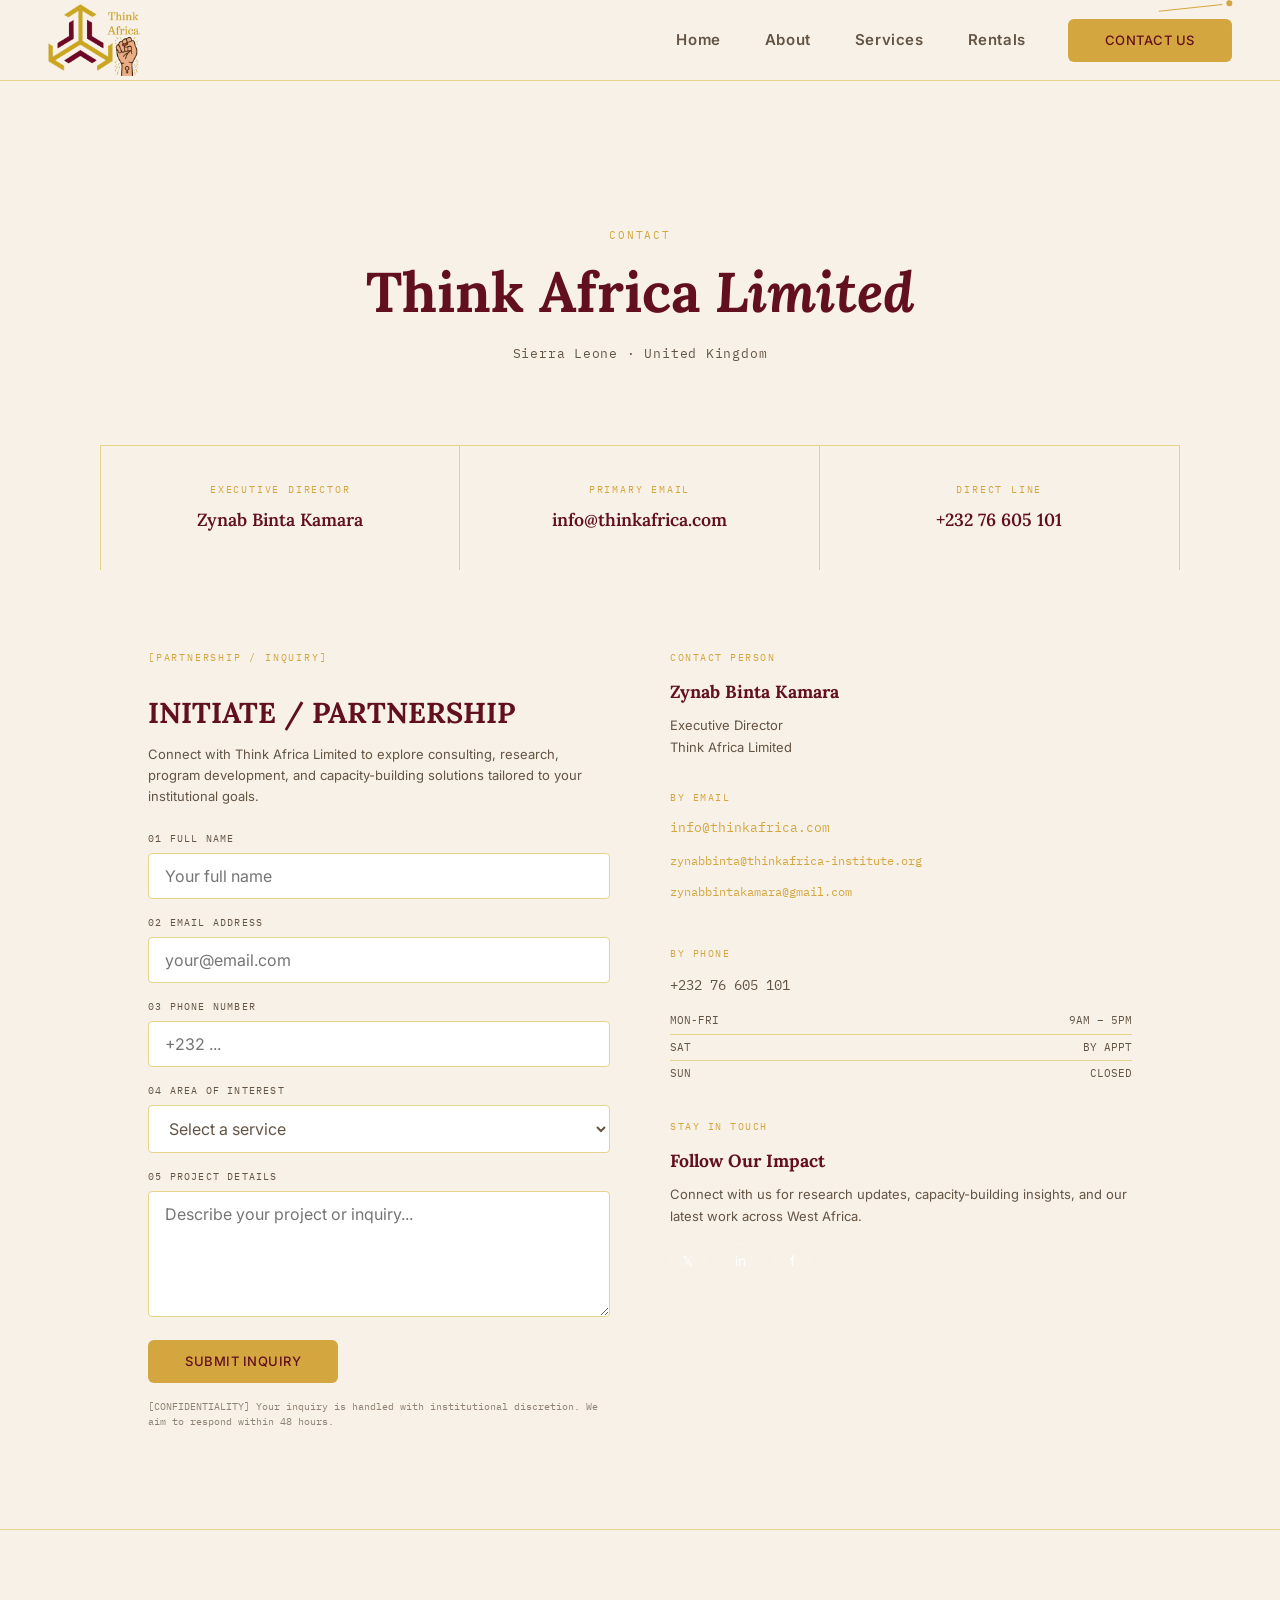
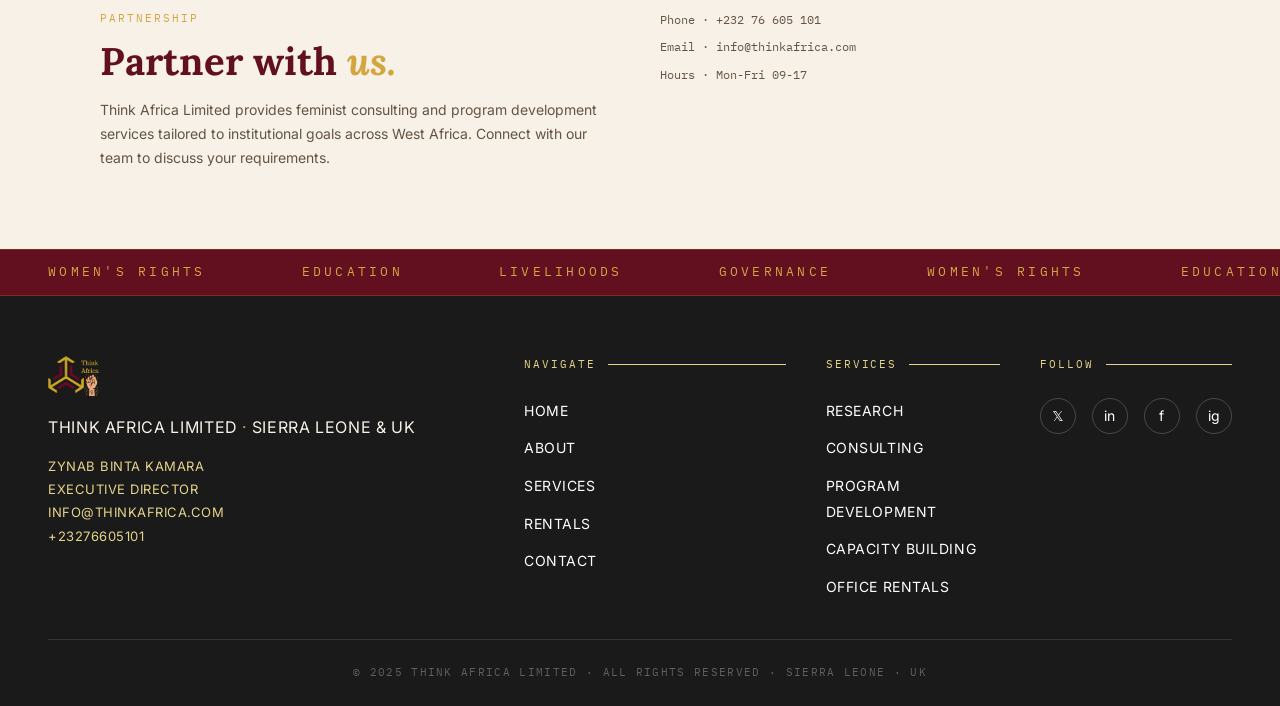
<file: contact.html>
<!DOCTYPE html>
<html lang="en">
<head>
  <meta charset="UTF-8">
  <meta name="viewport" content="width=device-width, initial-scale=1.0">
  <meta name="theme-color" content="#F7F1E7">
  <title>Contact - Think Africa Limited</title>
  <meta name="description" content="Get in touch with Think Africa Limited. Contact Executive Director Zynab Binta Kamara. Feminist consulting and program development across West Africa.">
  <link rel="icon" type="image/png" href="images/logo.png">
  <link rel="preconnect" href="https://fonts.googleapis.com">
  <link rel="preconnect" href="https://fonts.gstatic.com" crossorigin>
  <link href="https://fonts.googleapis.com/css2?family=Inter:wght@400;500;600;700&family=Lora:ital,wght@0,400..700;1,400..700&family=IBM+Plex+Mono:wght@300;400;500;600;700&display=swap" rel="stylesheet">
  <link rel="stylesheet" href="styles.css">
</head>
<body>

  <!-- Header -->
  <header class="site-header" id="siteHeader">
    <div class="header-inner">
      <div class="header-logo">
        <a href="index.html" aria-label="Think Africa Limited">
          <img src="images/logo.png" alt="Think Africa Limited">
        </a>
        <button class="hamburger" id="hamburger" aria-label="Toggle menu">
          <span></span><span></span><span></span>
        </button>
      </div>
      <nav class="header-nav" id="desktopNav">
        <a href="index.html" class="nav-link">Home</a>
        <a href="about.html" class="nav-link">About</a>
        <a href="services.html" class="nav-link">Services</a>
        <a href="rentals.html" class="nav-link">Rentals</a>
        <a href="contact.html" class="btn btn-gold nav-btn">Contact Us</a>
      </nav>
      <div class="header-deco">
        <span class="line"></span>
        <span class="dot"></span>
      </div>
    </div>
  </header>

  <!-- Mobile Menu -->
  <div class="mobile-menu" id="mobileMenu">
    <a href="index.html">Home</a>
    <a href="about.html">About</a>
    <a href="services.html">Services</a>
    <a href="rentals.html">Rentals</a>
    <a href="contact.html">Contact</a>
  </div>

  <!-- Contact Hero -->
  <div class="contact-hero">
    <span class="sec-label">CONTACT</span>
    <h1>Think Africa <em>Limited</em></h1>
    <p class="coords">Sierra Leone &middot; United Kingdom</p>
  </div>

  <!-- Contact Info Row -->
  <div class="contact-info-row">
    <div class="contact-info-item">
      <span class="ci-label">Executive Director</span>
      <span class="ci-value">Zynab Binta Kamara</span>
    </div>
    <div class="contact-info-item">
      <span class="ci-label">Primary Email</span>
      <span class="ci-value">info@thinkafrica.com</span>
    </div>
    <div class="contact-info-item">
      <span class="ci-label">Direct Line</span>
      <span class="ci-value">+232 76 605 101</span>
    </div>
  </div>

  <!-- Contact Main -->
  <div class="contact-main">
    <div class="contact-form-section">
      <div class="form-header">[PARTNERSHIP / INQUIRY]</div>
      <h2 style="font-family:var(--font-serif);font-size:clamp(1.4rem,2.5vw,1.8rem);font-weight:700;color:var(--burgundy);margin-bottom:8px;">INITIATE / PARTNERSHIP</h2>
      <p style="font-size:13px;color:var(--brown);margin-bottom:24px;line-height:1.6;">Connect with Think Africa Limited to explore consulting, research, program development, and capacity-building solutions tailored to your institutional goals.</p>

      <form id="contactForm">
        <div class="form-group">
          <label>01 Full Name</label>
          <input type="text" id="name" placeholder="Your full name" required>
        </div>
        <div class="form-group">
          <label>02 Email Address</label>
          <input type="email" id="email" placeholder="your@email.com" required>
        </div>
        <div class="form-group">
          <label>03 Phone Number</label>
          <input type="tel" id="phone" placeholder="+232 ...">
        </div>
        <div class="form-group">
          <label>04 Area of Interest</label>
          <select id="interest">
            <option value="">Select a service</option>
            <option value="research">Research &amp; Consulting</option>
            <option value="capacity">Capacity Building</option>
            <option value="program">Program Development</option>
            <option value="gender">Women's Rights &amp; Gender Equality</option>
            <option value="livelihoods">Sustainable Agriculture &amp; Livelihood</option>
            <option value="education">Quality Basic Education</option>
            <option value="environment">Environmental &amp; Disaster Management</option>
          </select>
        </div>
        <div class="form-group">
          <label>05 Project Details</label>
          <textarea id="message" rows="5" placeholder="Describe your project or inquiry..." required></textarea>
        </div>
        <button type="submit" class="btn btn-gold">Submit Inquiry</button>
        <p class="form-disclaimer">[CONFIDENTIALITY] Your inquiry is handled with institutional discretion. We aim to respond within 48 hours.</p>
      </form>
    </div>

    <div class="contact-sidebar">
      <div class="sidebar-block">
        <span class="sb-label">Contact Person</span>
        <h3>Zynab Binta Kamara</h3>
        <p class="sb-text">Executive Director<br>Think Africa Limited</p>
      </div>

      <div class="sidebar-block">
        <span class="sb-label">By Email</span>
        <a href="mailto:info@thinkafrica.com" class="sb-email">info@thinkafrica.com</a>
        <a href="mailto:zynabbinta@thinkafrica-institute.org" class="sb-email" style="font-size:12px;">zynabbinta@thinkafrica-institute.org</a>
        <a href="mailto:zynabbintakamara@gmail.com" class="sb-email" style="font-size:12px;">zynabbintakamara@gmail.com</a>
      </div>

      <div class="sidebar-block">
        <span class="sb-label">By Phone</span>
        <a href="tel:+23276605101" class="sb-phone">+232 76 605 101</a>
        <ul class="hours">
          <li><span>MON-FRI</span><span>9AM – 5PM</span></li>
          <li><span>SAT</span><span>BY APPT</span></li>
          <li><span>SUN</span><span>CLOSED</span></li>
        </ul>
      </div>

      <div class="sidebar-block">
        <span class="sb-label">Stay In Touch</span>
        <h3>Follow Our Impact</h3>
        <p class="sb-text" style="margin-bottom:16px;">Connect with us for research updates, capacity-building insights, and our latest work across West Africa.</p>
        <div class="footer-social-links">
          <a href="#" aria-label="Twitter">&#120143;</a>
          <a href="#" aria-label="LinkedIn">in</a>
          <a href="#" aria-label="Facebook">f</a>
        </div>
      </div>
    </div>
  </div>

  <!-- Page CTA -->
  <div class="page-cta">
    <div class="page-cta-inner">
      <div>
        <span class="section-label">Partnership</span>
        <h2>Partner with <em>us.</em></h2>
        <p style="font-size:14px;color:var(--brown);margin-top:16px;line-height:1.7;">Think Africa Limited provides feminist consulting and program development services tailored to institutional goals across West Africa. Connect with our team to discuss your requirements.</p>
      </div>
      <div class="cta-meta">
        <span>Phone &middot; +232 76 605 101</span>
        <span>Email &middot; info@thinkafrica.com</span>
        <span>Hours &middot; Mon-Fri 09-17</span>
      </div>
    </div>
  </div>

  <!-- Ticker -->
  <div class="ticker-wrap">
    <div class="ticker-track" id="tickerTrack">
      <span class="ticker-item">WOMEN'S RIGHTS</span>
      <span class="ticker-item">EDUCATION</span>
      <span class="ticker-item">LIVELIHOODS</span>
      <span class="ticker-item">GOVERNANCE</span>
      <span class="ticker-item">WOMEN'S RIGHTS</span>
      <span class="ticker-item">EDUCATION</span>
      <span class="ticker-item">LIVELIHOODS</span>
      <span class="ticker-item">GOVERNANCE</span>
    </div>
  </div>

  <!-- Footer -->
  <footer class="site-footer">
    <div class="footer-inner">
      <div class="footer-grid">
        <div class="footer-brand">
          <a href="index.html"><img src="images/logo.png" alt="Think Africa Limited" loading="lazy"></a>
          <p class="org-name">THINK AFRICA LIMITED <span class="sep">&middot;</span> SIERRA LEONE &amp; UK</p>
          <address>
            ZYNAB BINTA KAMARA<br>
            EXECUTIVE DIRECTOR<br>
            INFO@THINKAFRICA.COM<br>
            +23276605101
          </address>
        </div>
        <div>
          <div class="footer-col-header">
            <span>NAVIGATE</span>
            <span class="line"></span>
          </div>
          <ul class="footer-nav-list">
            <li><a href="index.html">Home</a></li>
            <li><a href="about.html">About</a></li>
            <li><a href="services.html">Services</a></li>
            <li><a href="rentals.html">Rentals</a></li>
            <li><a href="contact.html">Contact</a></li>
          </ul>
        </div>
        <div>
          <div class="footer-col-header">
            <span>SERVICES</span>
            <span class="line"></span>
          </div>
          <ul class="footer-nav-list">
            <li><a href="services.html">Research</a></li>
            <li><a href="services.html">Consulting</a></li>
            <li><a href="services.html">Program Development</a></li>
            <li><a href="services.html">Capacity Building</a></li>
            <li><a href="rentals.html">Office Rentals</a></li>
          </ul>
        </div>
        <div>
          <div class="footer-col-header">
            <span>FOLLOW</span>
            <span class="line"></span>
          </div>
          <div class="footer-social-links">
            <a href="#" aria-label="Twitter">&#120143;</a>
            <a href="#" aria-label="LinkedIn">in</a>
            <a href="#" aria-label="Facebook">f</a>
            <a href="#" aria-label="Instagram">ig</a>
          </div>
        </div>
      </div>
      <div class="footer-bottom">
        <p>&copy; 2025 THINK AFRICA LIMITED &middot; ALL RIGHTS RESERVED &middot; SIERRA LEONE &middot; UK</p>
      </div>
    </div>
  </footer>

  <div id="toast" class="toast"></div>

  <script src="app.js"></script>
</body>
</html>
</file>
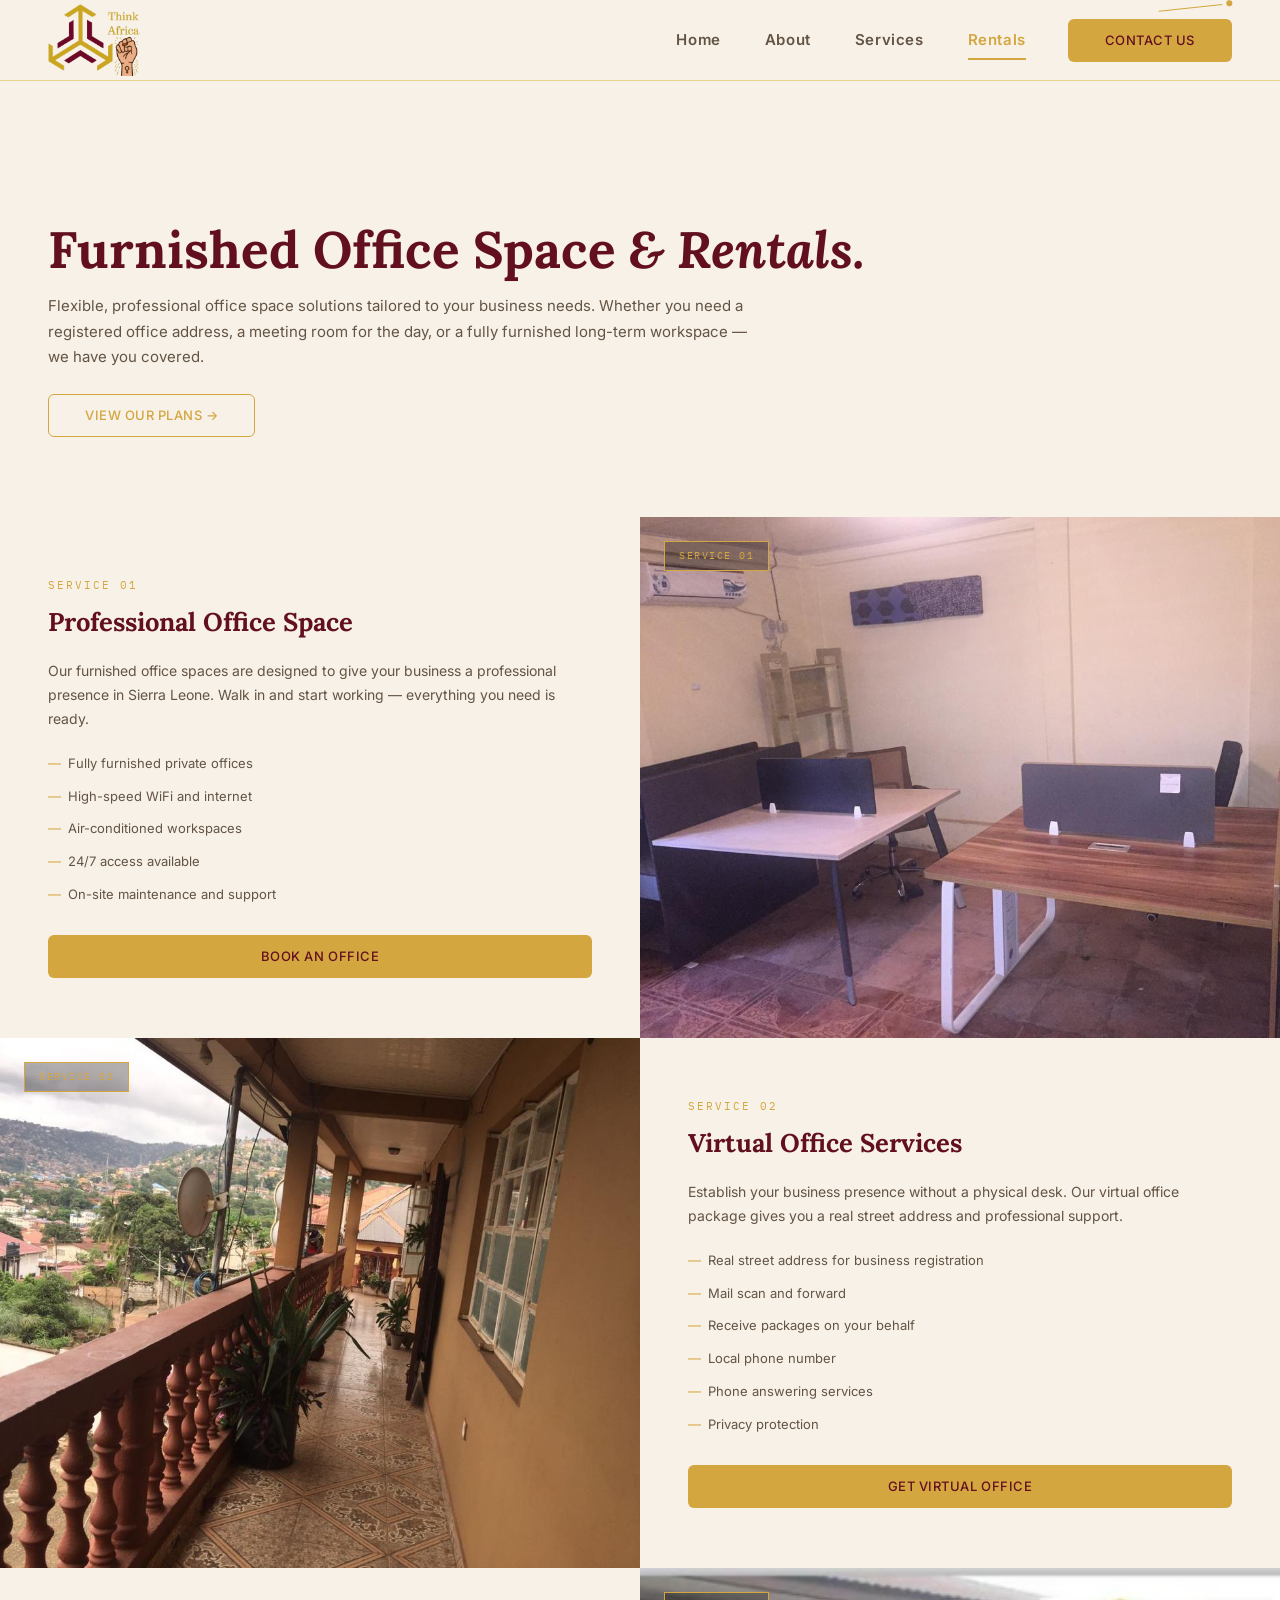
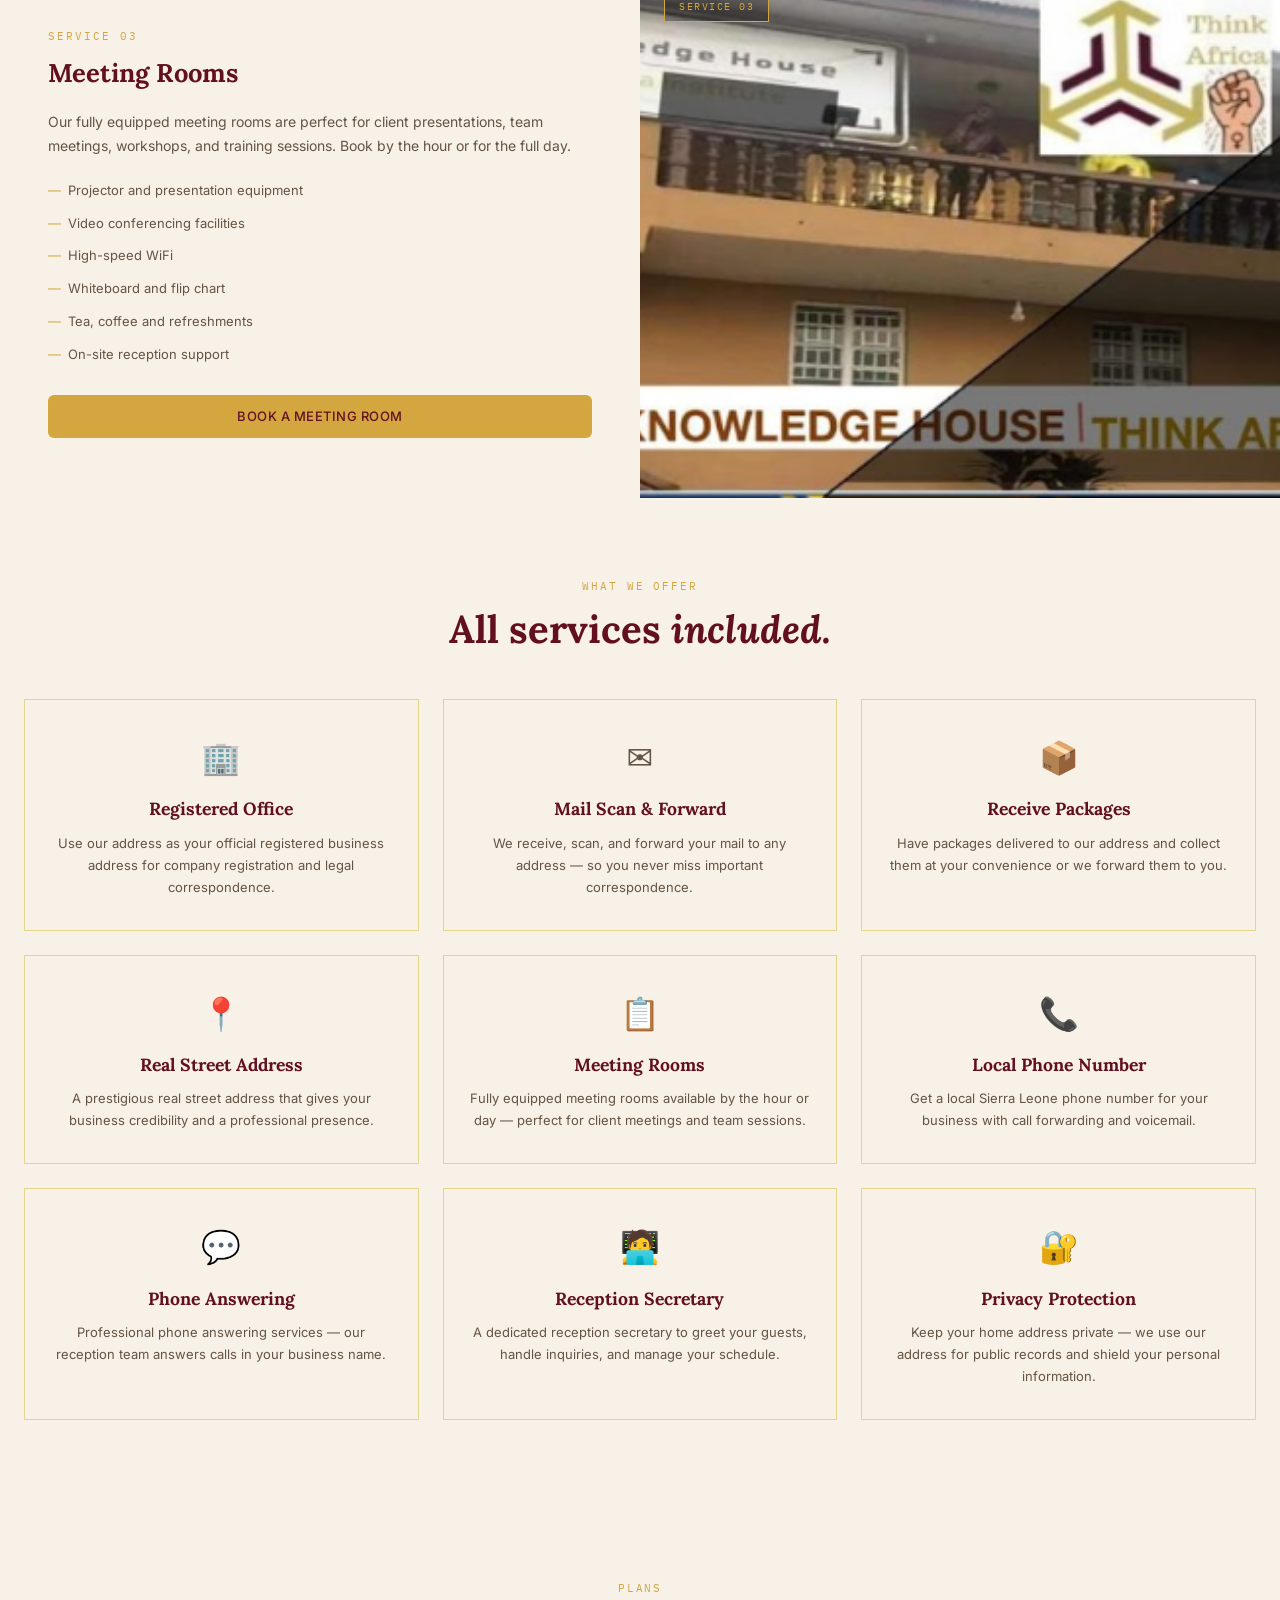
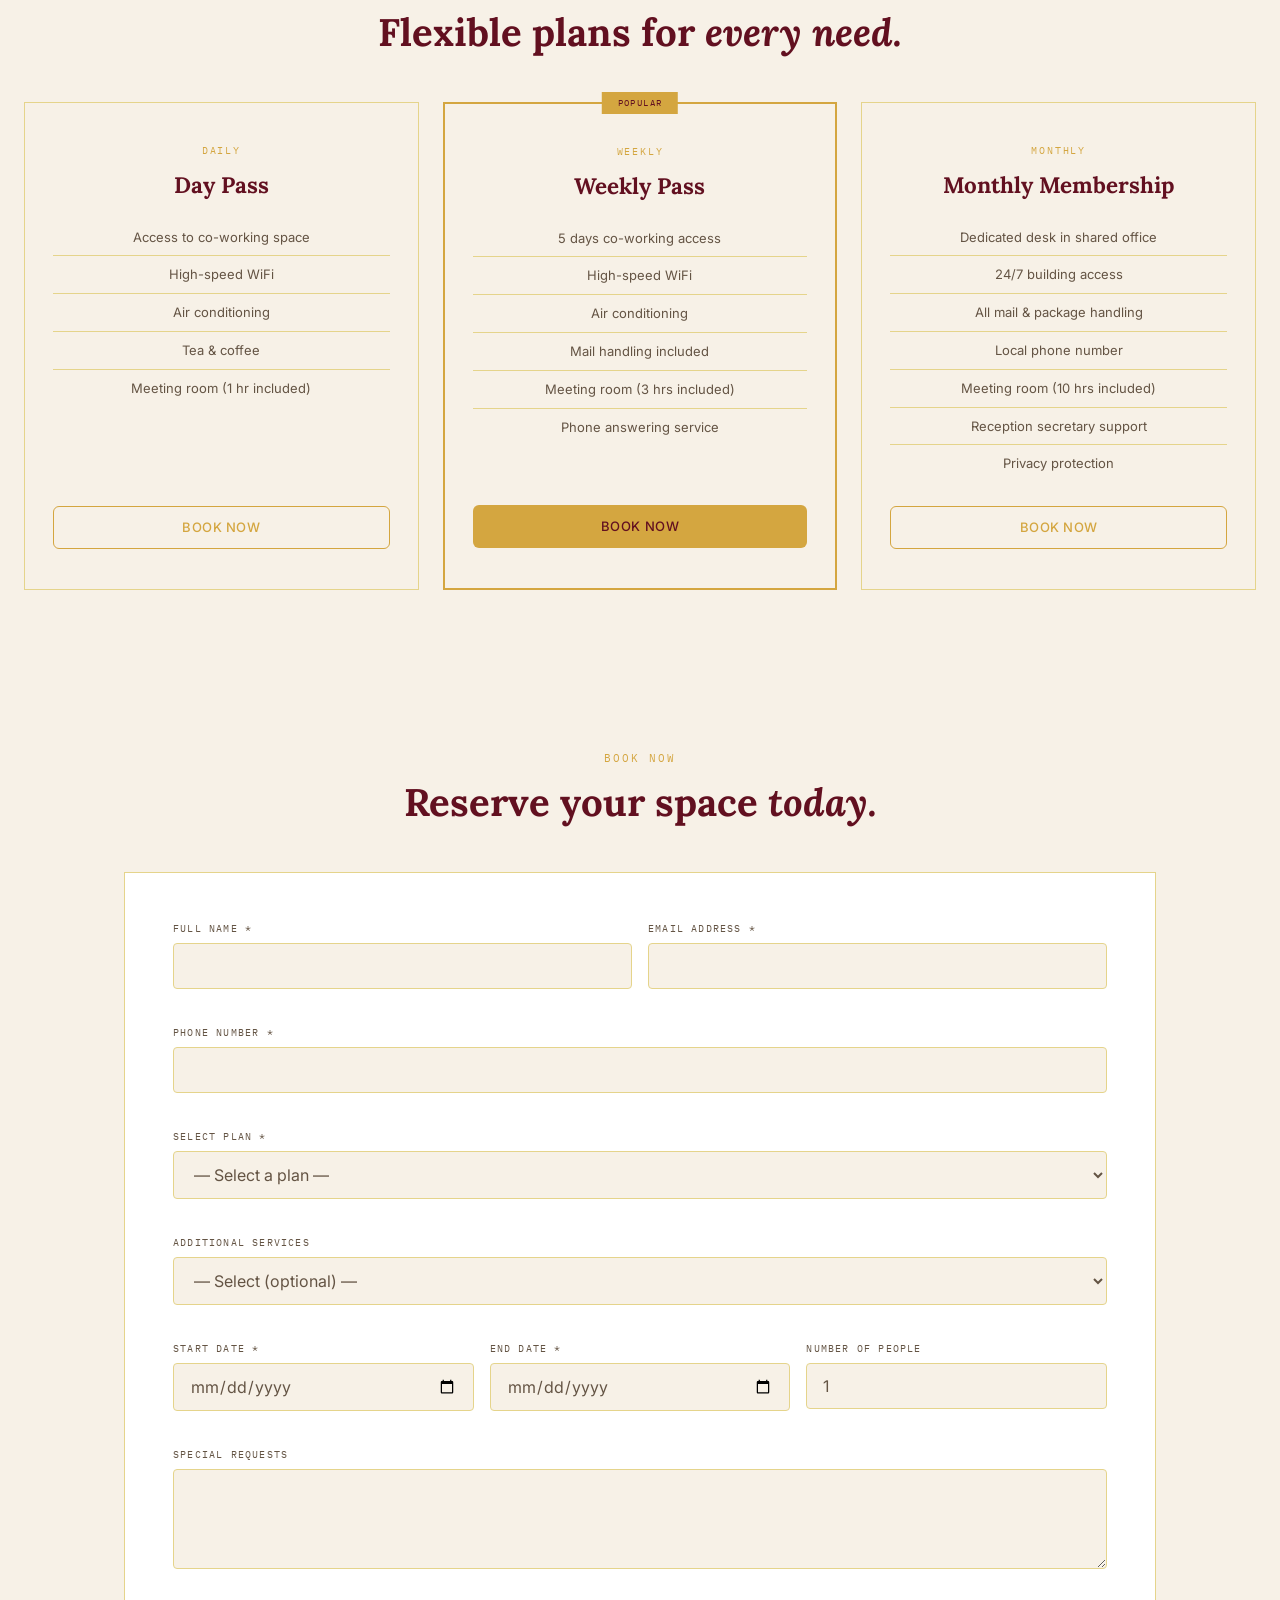
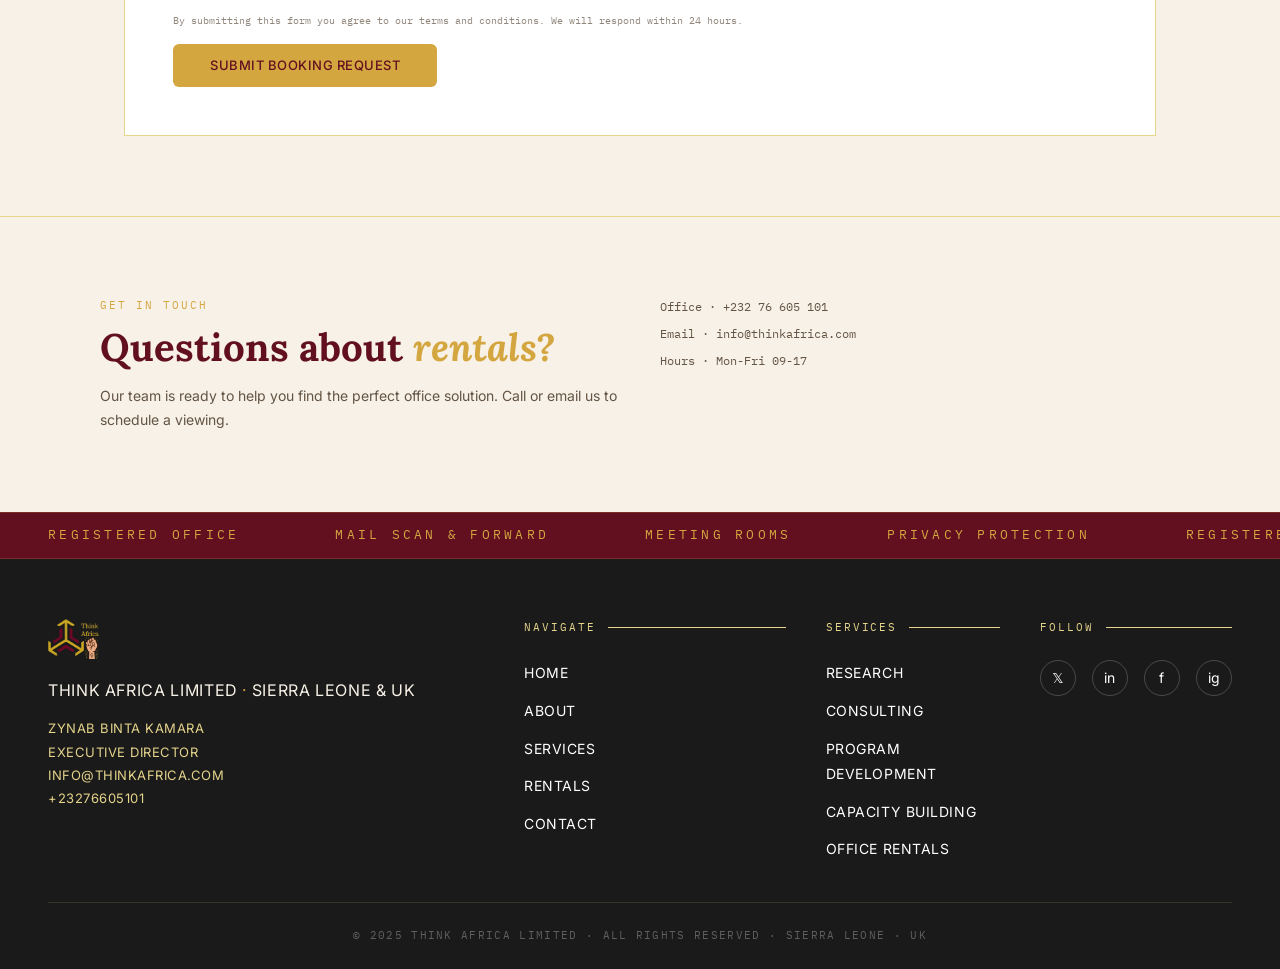
<file: rentals.html>
<!DOCTYPE html>
<html lang="en">
<head>
  <meta charset="UTF-8">
  <meta name="viewport" content="width=device-width, initial-scale=1.0">
  <meta name="theme-color" content="#F7F1E7">
  <title>Rentals - Think Africa Limited</title>
  <meta name="description" content="Rent furnished office space from Think Africa Limited. Registered office, mail handling, meeting rooms, and professional support services.">
  <link rel="icon" type="image/png" href="images/logo.png">
  <link rel="preconnect" href="https://fonts.googleapis.com">
  <link rel="preconnect" href="https://fonts.gstatic.com" crossorigin>
  <link href="https://fonts.googleapis.com/css2?family=Inter:wght@400;500;600;700&family=Lora:ital,wght@0,400..700;1,400..700&family=IBM+Plex+Mono:wght@300;400;500;600;700&display=swap" rel="stylesheet">
  <link rel="stylesheet" href="styles.css">
</head>
<body>

  <!-- Header -->
  <header class="site-header" id="siteHeader">
    <div class="header-inner">
      <div class="header-logo">
        <a href="index.html" aria-label="Think Africa Limited">
          <img src="images/logo.png" alt="Think Africa Limited">
        </a>
        <button class="hamburger" id="hamburger" aria-label="Toggle menu">
          <span></span><span></span><span></span>
        </button>
      </div>
      <nav class="header-nav" id="desktopNav">
        <a href="index.html" class="nav-link">Home</a>
        <a href="about.html" class="nav-link">About</a>
        <a href="services.html" class="nav-link">Services</a>
        <a href="rentals.html" class="nav-link active">Rentals</a>
        <a href="contact.html" class="btn btn-gold nav-btn">Contact Us</a>
      </nav>
      <div class="header-deco">
        <span class="line"></span>
        <span class="dot"></span>
      </div>
    </div>
  </header>

  <!-- Mobile Menu -->
  <div class="mobile-menu" id="mobileMenu">
    <a href="index.html">Home</a>
    <a href="about.html">About</a>
    <a href="services.html">Services</a>
    <a href="rentals.html">Rentals</a>
    <a href="contact.html">Contact</a>
  </div>

  <!-- Rentals Hero -->
  <div class="services-hero">
    <h1>Furnished Office Space <em>&amp; Rentals.</em></h1>
    <p>Flexible, professional office space solutions tailored to your business needs. Whether you need a registered office address, a meeting room for the day, or a fully furnished long-term workspace — we have you covered.</p>
    <div style="margin-top:24px;">
      <a href="#plans" class="btn btn-outline">View our plans &rarr;</a>
    </div>
  </div>

  <!-- Service Detail 1: Office Space -->
  <div class="service-detail">
    <div class="service-image">
      <img src="images/rentals-office.jpg" alt="Professional furnished office space" loading="lazy">
      <span class="srv-badge">SERVICE 01</span>
    </div>
    <div class="service-info">
      <span class="srv-num">SERVICE 01</span>
      <h3>Professional Office Space</h3>
      <p>Our furnished office spaces are designed to give your business a professional presence in Sierra Leone. Walk in and start working — everything you need is ready.</p>
      <ul>
        <li>Fully furnished private offices</li>
        <li>High-speed WiFi and internet</li>
        <li>Air-conditioned workspaces</li>
        <li>24/7 access available</li>
        <li>On-site maintenance and support</li>
      </ul>
      <a href="#booking" class="btn btn-gold">Book an office</a>
    </div>
  </div>

  <!-- Service Detail 2: Virtual Office -->
  <div class="service-detail">
    <div class="service-image">
      <img src="images/rentals-virtual.jpg" alt="Virtual office services" loading="lazy">
      <span class="srv-badge">SERVICE 02</span>
    </div>
    <div class="service-info">
      <span class="srv-num">SERVICE 02</span>
      <h3>Virtual Office Services</h3>
      <p>Establish your business presence without a physical desk. Our virtual office package gives you a real street address and professional support.</p>
      <ul>
        <li>Real street address for business registration</li>
        <li>Mail scan and forward</li>
        <li>Receive packages on your behalf</li>
        <li>Local phone number</li>
        <li>Phone answering services</li>
        <li>Privacy protection</li>
      </ul>
      <a href="#booking" class="btn btn-gold">Get virtual office</a>
    </div>
  </div>

  <!-- Service Detail 3: Meeting Rooms -->
  <div class="service-detail">
    <div class="service-image">
      <img src="images/rentals-meeting.jpg" alt="Fully equipped meeting room" loading="lazy">
      <span class="srv-badge">SERVICE 03</span>
    </div>
    <div class="service-info">
      <span class="srv-num">SERVICE 03</span>
      <h3>Meeting Rooms</h3>
      <p>Our fully equipped meeting rooms are perfect for client presentations, team meetings, workshops, and training sessions. Book by the hour or for the full day.</p>
      <ul>
        <li>Projector and presentation equipment</li>
        <li>Video conferencing facilities</li>
        <li>High-speed WiFi</li>
        <li>Whiteboard and flip chart</li>
        <li>Tea, coffee and refreshments</li>
        <li>On-site reception support</li>
      </ul>
      <a href="#booking" class="btn btn-gold">Book a meeting room</a>
    </div>
  </div>

  <!-- All Facilities -->
  <div style="padding:80px 24px;max-width:1440px;margin:0 auto;">
    <div style="text-align:center;margin-bottom:48px;">
      <span class="section-label">What We Offer</span>
      <h2 style="font-family:var(--font-serif);font-size:clamp(1.8rem,3vw,2.6rem);font-weight:700;color:var(--burgundy);line-height:1.15;">All services <em>included.</em></h2>
    </div>
    <div class="rentals-facilities-grid">
      <div class="rentals-facility-card">
        <span class="rentals-fac-icon">&#x1F3E2;</span>
        <h3>Registered Office</h3>
        <p>Use our address as your official registered business address for company registration and legal correspondence.</p>
      </div>
      <div class="rentals-facility-card">
        <span class="rentals-fac-icon">&#x2709;</span>
        <h3>Mail Scan &amp; Forward</h3>
        <p>We receive, scan, and forward your mail to any address — so you never miss important correspondence.</p>
      </div>
      <div class="rentals-facility-card">
        <span class="rentals-fac-icon">&#x1F4E6;</span>
        <h3>Receive Packages</h3>
        <p>Have packages delivered to our address and collect them at your convenience or we forward them to you.</p>
      </div>
      <div class="rentals-facility-card">
        <span class="rentals-fac-icon">&#x1F4CD;</span>
        <h3>Real Street Address</h3>
        <p>A prestigious real street address that gives your business credibility and a professional presence.</p>
      </div>
      <div class="rentals-facility-card">
        <span class="rentals-fac-icon">&#x1F4CB;</span>
        <h3>Meeting Rooms</h3>
        <p>Fully equipped meeting rooms available by the hour or day — perfect for client meetings and team sessions.</p>
      </div>
      <div class="rentals-facility-card">
        <span class="rentals-fac-icon">&#x1F4DE;</span>
        <h3>Local Phone Number</h3>
        <p>Get a local Sierra Leone phone number for your business with call forwarding and voicemail.</p>
      </div>
      <div class="rentals-facility-card">
        <span class="rentals-fac-icon">&#x1F4AC;</span>
        <h3>Phone Answering</h3>
        <p>Professional phone answering services — our reception team answers calls in your business name.</p>
      </div>
      <div class="rentals-facility-card">
        <span class="rentals-fac-icon">&#x1F9D1;&#x200D;&#x1F4BB;</span>
        <h3>Reception Secretary</h3>
        <p>A dedicated reception secretary to greet your guests, handle inquiries, and manage your schedule.</p>
      </div>
      <div class="rentals-facility-card">
        <span class="rentals-fac-icon">&#x1F510;</span>
        <h3>Privacy Protection</h3>
        <p>Keep your home address private — we use our address for public records and shield your personal information.</p>
      </div>
    </div>
  </div>

  <!-- Plans -->
  <div id="plans" class="plans-section" style="padding:80px 24px;max-width:1440px;margin:0 auto;">
    <div style="text-align:center;margin-bottom:48px;">
      <span class="section-label">Plans</span>
      <h2 style="font-family:var(--font-serif);font-size:clamp(1.8rem,3vw,2.6rem);font-weight:700;color:var(--burgundy);line-height:1.15;">Flexible plans for <em>every need.</em></h2>
    </div>
    <div class="plans-grid">
      <div class="plan-card">
        <span class="plan-label">DAILY</span>
        <h3>Day Pass</h3>
        <ul>
          <li>Access to co-working space</li>
          <li>High-speed WiFi</li>
          <li>Air conditioning</li>
          <li>Tea &amp; coffee</li>
          <li>Meeting room (1 hr included)</li>
        </ul>
        <a href="#booking" class="btn btn-outline" style="width:100%;">Book now</a>
      </div>
      <div class="plan-card plan-featured">
        <span class="plan-badge">POPULAR</span>
        <span class="plan-label">WEEKLY</span>
        <h3>Weekly Pass</h3>
        <ul>
          <li>5 days co-working access</li>
          <li>High-speed WiFi</li>
          <li>Air conditioning</li>
          <li>Mail handling included</li>
          <li>Meeting room (3 hrs included)</li>
          <li>Phone answering service</li>
        </ul>
        <a href="#booking" class="btn btn-gold" style="width:100%;">Book now</a>
      </div>
      <div class="plan-card">
        <span class="plan-label">MONTHLY</span>
        <h3>Monthly Membership</h3>
        <ul>
          <li>Dedicated desk in shared office</li>
          <li>24/7 building access</li>
          <li>All mail &amp; package handling</li>
          <li>Local phone number</li>
          <li>Meeting room (10 hrs included)</li>
          <li>Reception secretary support</li>
          <li>Privacy protection</li>
        </ul>
        <a href="#booking" class="btn btn-outline" style="width:100%;">Book now</a>
      </div>
    </div>
  </div>

  <!-- Booking Form -->
  <div id="booking" class="booking-section" style="padding:80px 24px;max-width:1080px;margin:0 auto;">
    <div style="text-align:center;margin-bottom:48px;">
      <span class="section-label">Book Now</span>
      <h2 style="font-family:var(--font-serif);font-size:clamp(1.8rem,3vw,2.6rem);font-weight:700;color:var(--burgundy);line-height:1.15;">Reserve your space <em>today.</em></h2>
    </div>
    <div class="booking-form-wrap">
      <form id="bookingForm">
        <div style="display:grid;grid-template-columns:1fr;gap:16px;">
          <div style="display:grid;grid-template-columns:1fr 1fr;gap:16px;">
            <div class="form-group">
              <label for="bookName">Full Name *</label>
              <input type="text" id="bookName" name="name" required>
            </div>
            <div class="form-group">
              <label for="bookEmail">Email Address *</label>
              <input type="email" id="bookEmail" name="email" required>
            </div>
          </div>
          <div class="form-group">
            <label for="bookPhone">Phone Number *</label>
            <input type="tel" id="bookPhone" name="phone" required>
          </div>
          <div class="form-group">
            <label for="bookPlan">Select Plan *</label>
            <select id="bookPlan" name="plan" required>
              <option value="">— Select a plan —</option>
              <option value="daily">Daily Pass</option>
              <option value="weekly">Weekly Pass</option>
              <option value="monthly">Monthly Membership</option>
            </select>
          </div>
          <div class="form-group">
            <label for="bookServices">Additional Services</label>
            <select id="bookServices" name="services">
              <option value="">— Select (optional) —</option>
              <option value="registered-office">Registered Office Address</option>
              <option value="mail-forwarding">Mail Scan &amp; Forward</option>
              <option value="meeting-room">Meeting Room</option>
              <option value="phone-number">Local Phone Number</option>
              <option value="phone-answering">Phone Answering Service</option>
              <option value="reception-secretary">Reception Secretary</option>
              <option value="privacy-protection">Privacy Protection</option>
            </select>
          </div>
          <div style="display:grid;grid-template-columns:1fr 1fr 1fr;gap:16px;">
            <div class="form-group">
              <label for="bookStart">Start Date *</label>
              <input type="date" id="bookStart" name="startDate" required>
            </div>
            <div class="form-group">
              <label for="bookEnd">End Date *</label>
              <input type="date" id="bookEnd" name="endDate" required>
            </div>
            <div class="form-group">
              <label for="bookGuests">Number of People</label>
              <input type="number" id="bookGuests" name="guests" min="1" value="1">
            </div>
          </div>
          <div class="form-group">
            <label for="bookMessage">Special Requests</label>
            <textarea id="bookMessage" name="message" rows="3"></textarea>
          </div>
          <div class="form-disclaimer" style="margin-top:0;">
            By submitting this form you agree to our terms and conditions. We will respond within 24 hours.
          </div>
          <div>
            <button type="submit" class="btn btn-gold">Submit Booking Request</button>
          </div>
        </div>
      </form>
    </div>
  </div>

  <!-- CTA -->
  <div class="page-cta">
    <div class="page-cta-inner">
      <div>
        <span class="section-label">Get in touch</span>
        <h2>Questions about <em>rentals?</em></h2>
        <p style="font-size:14px;color:var(--brown);margin-top:16px;line-height:1.7;">Our team is ready to help you find the perfect office solution. Call or email us to schedule a viewing.</p>
      </div>
      <div class="cta-meta">
        <span>Office &middot; +232 76 605 101</span>
        <span>Email &middot; info@thinkafrica.com</span>
        <span>Hours &middot; Mon-Fri 09-17</span>
      </div>
    </div>
  </div>

  <!-- Ticker -->
  <div class="ticker-wrap">
    <div class="ticker-track" id="tickerTrack">
      <span class="ticker-item">REGISTERED OFFICE</span>
      <span class="ticker-item">MAIL SCAN &amp; FORWARD</span>
      <span class="ticker-item">MEETING ROOMS</span>
      <span class="ticker-item">PRIVACY PROTECTION</span>
      <span class="ticker-item">REGISTERED OFFICE</span>
      <span class="ticker-item">MAIL SCAN &amp; FORWARD</span>
      <span class="ticker-item">MEETING ROOMS</span>
      <span class="ticker-item">PRIVACY PROTECTION</span>
    </div>
  </div>

  <!-- Footer -->
  <footer class="site-footer">
    <div class="footer-inner">
      <div class="footer-grid">
        <div class="footer-brand">
          <a href="index.html"><img src="images/logo.png" alt="Think Africa Limited" loading="lazy"></a>
          <p class="org-name">THINK AFRICA LIMITED <span class="sep">&middot;</span> SIERRA LEONE &amp; UK</p>
          <address>
            ZYNAB BINTA KAMARA<br>
            EXECUTIVE DIRECTOR<br>
            INFO@THINKAFRICA.COM<br>
            +23276605101
          </address>
        </div>
        <div>
          <div class="footer-col-header">
            <span>NAVIGATE</span>
            <span class="line"></span>
          </div>
          <ul class="footer-nav-list">
            <li><a href="index.html">Home</a></li>
            <li><a href="about.html">About</a></li>
            <li><a href="services.html">Services</a></li>
            <li><a href="rentals.html">Rentals</a></li>
            <li><a href="contact.html">Contact</a></li>
          </ul>
        </div>
        <div>
          <div class="footer-col-header">
            <span>SERVICES</span>
            <span class="line"></span>
          </div>
          <ul class="footer-nav-list">
            <li><a href="services.html">Research</a></li>
            <li><a href="services.html">Consulting</a></li>
            <li><a href="services.html">Program Development</a></li>
            <li><a href="services.html">Capacity Building</a></li>
            <li><a href="rentals.html">Office Rentals</a></li>
          </ul>
        </div>
        <div>
          <div class="footer-col-header">
            <span>FOLLOW</span>
            <span class="line"></span>
          </div>
          <div class="footer-social-links">
            <a href="#" aria-label="Twitter">&#120143;</a>
            <a href="#" aria-label="LinkedIn">in</a>
            <a href="#" aria-label="Facebook">f</a>
            <a href="#" aria-label="Instagram">ig</a>
          </div>
        </div>
      </div>
      <div class="footer-bottom">
        <p>&copy; 2025 THINK AFRICA LIMITED &middot; ALL RIGHTS RESERVED &middot; SIERRA LEONE &middot; UK</p>
      </div>
    </div>
  </footer>

  <div id="toast" class="toast"></div>

  <script src="app.js"></script>
</body>
</html>
</file>
<file: styles.css>
*, *::before, *::after {
  margin: 0;
  padding: 0;
  box-sizing: border-box;
}

:root {
  --cream: #F7F1E7;
  --brown: #645444;
  --gold: #D4A640;
  --gold-hover: #c49a38;
  --burgundy: #621020;
  --border-gold: #E5D48B;
  --font-serif: 'Lora', Georgia, serif;
  --font-sans: 'Inter', system-ui, -apple-system, sans-serif;
  --font-mono: 'IBM Plex Mono', monospace;
  --max-w: 1440px;
  --max-w-narrow: 1080px;
}

html {
  scroll-behavior: smooth;
  -webkit-text-size-adjust: 100%;
  text-size-adjust: 100%;
}

body {
  font-family: var(--font-sans);
  background: var(--cream);
  color: var(--brown);
  line-height: 1.6;
  overflow-x: hidden;
  -webkit-font-smoothing: antialiased;
  -moz-osx-font-smoothing: grayscale;
}

img {
  max-width: 100%;
  height: auto;
  display: block;
}

a {
  text-decoration: none;
  color: inherit;
}

.container {
  max-width: var(--max-w);
  margin: 0 auto;
  padding: 0 24px;
}

.container-narrow {
  max-width: var(--max-w-narrow);
  margin: 0 auto;
  padding: 0 24px;
}

.section-padding {
  padding: 80px 0;
}

@media (min-width: 768px) {
  .container, .container-narrow {
    padding: 0 48px;
  }
  .section-padding {
    padding: 100px 0;
  }
}

/* ---- Typography ---- */
.font-serif {
  font-family: var(--font-serif);
}

.font-sans {
  font-family: var(--font-sans);
}

.font-mono {
  font-family: var(--font-mono);
}

.section-label {
  font-family: var(--font-mono);
  font-size: 11px;
  letter-spacing: 0.18em;
  text-transform: uppercase;
  color: var(--gold);
  display: block;
  margin-bottom: 12px;
}

.section-label-light {
  color: var(--border-gold);
}

/* ---- Header / Nav ---- */
.site-header {
  position: sticky;
  top: 0;
  z-index: 50;
  width: 100%;
  background: var(--cream);
  border-bottom: 1px solid var(--border-gold);
  transition: all 0.3s;
}

.header-inner {
  max-width: var(--max-w);
  margin: 0 auto;
  height: 64px;
  padding: 0 24px;
  display: grid;
  grid-template-columns: repeat(12, 1fr);
  align-items: center;
}

@media (min-width: 768px) {
  .header-inner {
    height: 80px;
    padding: 0 48px;
  }
}

.header-logo {
  grid-column: span 6;
  display: flex;
  align-items: center;
  justify-content: space-between;
}

@media (min-width: 768px) {
  .header-logo {
    grid-column: span 3;
    justify-content: flex-start;
  }
}

@media (min-width: 768px) {
  .header-logo {
    grid-column: span 3;
  }
}

.header-logo img {
  height: 52px;
  width: auto;
}

@media (min-width: 768px) {
  .header-logo img {
    height: 72px;
  }
}

.header-nav {
  display: none;
}

@media (min-width: 768px) {
  .header-nav {
    display: flex;
    grid-column: span 9;
    align-items: center;
    justify-content: flex-end;
    gap: 8px;
  }
}

.header-nav .nav-link {
  font-family: var(--font-sans);
  font-size: 15px;
  font-weight: 600;
  color: var(--brown);
  letter-spacing: 0.04em;
  transition: color 0.2s;
  position: relative;
  padding: 8px 18px;
}

.header-nav .nav-link::after {
  content: '';
  position: absolute;
  bottom: 0;
  left: 18px;
  right: 18px;
  height: 2px;
  background: var(--gold);
  transform: scaleX(0);
  transition: transform 0.25s ease;
}

.header-nav .nav-link:hover {
  color: var(--gold);
}

.header-nav .nav-link:hover::after {
  transform: scaleX(1);
}

.header-nav .nav-link.active {
  color: var(--gold);
}

.header-nav .nav-link.active::after {
  transform: scaleX(1);
}

.header-nav .nav-btn {
  margin-left: 16px;
}

.header-deco {
  display: none;
  position: absolute;
  top: 0;
  right: 48px;
  align-items: center;
  gap: 4px;
  pointer-events: none;
  transform: rotate(-6deg);
  transform-origin: right top;
}

@media (min-width: 768px) {
  .header-deco {
    display: flex;
  }
}

.header-deco span {
  display: block;
}

.header-deco .line {
  width: 64px;
  height: 1px;
  background: var(--gold);
}

.header-deco .dot {
  width: 6px;
  height: 6px;
  background: var(--gold);
  border-radius: 50%;
}

/* ---- Buttons ---- */
.btn {
  display: inline-flex;
  align-items: center;
  justify-content: center;
  gap: 8px;
  white-space: nowrap;
  font-family: var(--font-sans);
  font-size: 13px;
  font-weight: 500;
  letter-spacing: 0.04em;
  text-transform: uppercase;
  padding: 14px 24px;
  border-radius: 6px;
  border: 1.5px solid transparent;
  cursor: pointer;
  transition: all 0.2s;
  line-height: 1;
}

@media (min-width: 768px) {
  .btn {
    padding: 14px 36px;
  }
}

.btn-gold {
  background: var(--gold);
  color: var(--burgundy);
}

.btn-gold:hover {
  background: var(--gold-hover);
}

.btn-outline {
  background: transparent;
  color: var(--gold);
  border-color: var(--gold);
}

.btn-outline:hover {
  background: var(--gold);
  color: var(--burgundy);
}

.btn-link {
  font-family: var(--font-sans);
  font-size: 12px;
  letter-spacing: 0.06em;
  text-transform: uppercase;
  color: var(--gold);
  display: inline-flex;
  align-items: center;
  gap: 8px;
  transition: color 0.2s;
}

.btn-link:hover {
  color: var(--gold-hover);
}

/* ---- Hero ---- */
.hero {
  min-height: 100vh;
  display: flex;
  align-items: center;
  position: relative;
  overflow: hidden;
}

.hero-bg {
  position: absolute;
  inset: 0;
}

.hero-bg img {
  width: 100%;
  height: 100%;
  object-fit: cover;
}

.hero-overlay {
  position: absolute;
  inset: 0;
  background: linear-gradient(to right, rgba(98,16,32,0.85) 0%, rgba(98,16,32,0.6) 100%);
}

.hero-content {
  position: relative;
  z-index: 2;
  max-width: var(--max-w);
  margin: 0 auto;
  padding: 120px 24px 80px;
  width: 100%;
}

@media (min-width: 768px) {
  .hero-content {
    padding: 160px 48px 100px;
  }
}

.hero-label {
  font-family: var(--font-mono);
  font-size: 12px;
  letter-spacing: 0.18em;
  color: var(--gold);
  margin-bottom: 16px;
  display: block;
}

.hero h1 {
  font-family: var(--font-serif);
  font-size: clamp(2.8rem, 8vw, 6rem);
  font-weight: 700;
  color: #fff;
  line-height: 1.05;
  margin-bottom: 24px;
}

.hero p {
  font-family: var(--font-sans);
  font-size: clamp(1rem, 2vw, 1.15rem);
  color: rgba(255,255,255,0.8);
  max-width: 600px;
  line-height: 1.7;
  margin-bottom: 32px;
}

.hero-tags {
  display: flex;
  flex-wrap: wrap;
  gap: 12px;
  margin-bottom: 40px;
}

.hero-tag {
  font-family: var(--font-mono);
  font-size: 11px;
  letter-spacing: 0.12em;
  color: var(--gold);
  border: 1px solid var(--gold);
  padding: 8px 20px;
  border-radius: 100px;
  text-transform: uppercase;
}

.hero-actions {
  display: flex;
  flex-wrap: wrap;
  gap: 16px;
  align-items: center;
}

/* ---- Featured Images ---- */
.featured-grid {
  display: grid;
  grid-template-columns: 1fr;
}

@media (min-width: 768px) {
  .featured-grid {
    grid-template-columns: repeat(3, 1fr);
  }
}

.featured-card {
  position: relative;
  overflow: hidden;
  aspect-ratio: 4/3;
}

.featured-card img {
  width: 100%;
  height: 100%;
  object-fit: cover;
  transition: transform 0.6s ease;
}

.featured-card:hover img {
  transform: scale(1.05);
}

.featured-label {
  position: absolute;
  bottom: 0;
  left: 0;
  right: 0;
  padding: 40px 24px 20px;
  background: linear-gradient(to top, rgba(0,0,0,0.7), transparent);
}

.featured-label span {
  font-family: var(--font-mono);
  font-size: 11px;
  letter-spacing: 0.15em;
  text-transform: uppercase;
  color: var(--gold);
}

/* ---- Partners ---- */
.partners-section {
  padding: 48px 24px;
  text-align: center;
}

@media (min-width: 768px) {
  .partners-section {
    padding: 64px 48px;
  }
}

.partners-label {
  font-family: var(--font-sans);
  font-size: 12px;
  letter-spacing: 0.2em;
  text-transform: uppercase;
  color: var(--gold);
  margin-bottom: 40px;
}

.partners-label::before {
  content: '[ ';
  color: rgba(212,166,64,0.4);
}

.partners-label::after {
  content: ' ]';
  color: rgba(212,166,64,0.4);
}

.partners-logos {
  display: grid;
  grid-template-columns: repeat(3, 1fr);
  gap: 24px;
  align-items: center;
  max-width: var(--max-w-narrow);
  margin: 0 auto;
}

@media (min-width: 768px) {
  .partners-logos {
    display: flex;
    flex-direction: row;
    justify-content: space-between;
    gap: 32px;
  }
}

.partner-logo {
  display: flex;
  align-items: center;
  justify-content: center;
  opacity: 0.6;
  filter: grayscale(1);
  transition: all 0.25s;
}

.partner-logo:hover {
  opacity: 1;
  filter: grayscale(0);
  transform: scale(1.05);
}

.partner-logo img {
  height: 28px;
  width: auto;
  max-width: 120px;
  object-fit: contain;
}

@media (min-width: 768px) {
  .partner-logo img {
    height: 32px;
    max-width: 140px;
  }
}

/* ---- Core Pillars ---- */
.pillars {
  padding: 80px 24px;
}

@media (min-width: 768px) {
  .pillars {
    padding: 100px 48px;
  }
}

.pillars-header {
  max-width: var(--max-w);
  margin: 0 auto 60px;
  display: grid;
  grid-template-columns: 1fr;
  gap: 24px;
}

@media (min-width: 768px) {
  .pillars-header {
    grid-template-columns: 1fr 1fr;
  }
}

.pillars-header-left .number {
  font-family: var(--font-mono);
  font-size: 11px;
  letter-spacing: 0.18em;
  color: var(--gold);
  margin-bottom: 12px;
  display: block;
}

.pillars-header-left h2 {
  font-family: var(--font-serif);
  font-size: clamp(2rem, 4vw, 3rem);
  font-weight: 700;
  line-height: 1.1;
  color: var(--burgundy);
}

.pillars-header-left h2 em {
  font-style: italic;
  color: var(--gold);
}

.pillars-header-right p {
  font-size: 15px;
  line-height: 1.7;
  color: var(--brown);
  margin-top: 40px;
}

@media (min-width: 768px) {
  .pillars-header-right p {
    margin-top: 60px;
  }
}

.pillars-grid {
  max-width: var(--max-w);
  margin: 0 auto;
  display: grid;
  grid-template-columns: 1fr;
  gap: 32px;
}

@media (min-width: 768px) {
  .pillars-grid {
    grid-template-columns: repeat(3, 1fr);
    gap: 24px;
  }
}

.pillar-card {
  border: 1px solid var(--border-gold);
  padding: 40px 32px;
  position: relative;
  transition: all 0.3s;
}

.pillar-card:hover {
  border-color: var(--gold);
}

.pillar-number {
  font-family: var(--font-mono);
  font-size: 11px;
  letter-spacing: 0.15em;
  color: var(--gold);
  margin-bottom: 16px;
  display: block;
}

.pillar-card h3 {
  font-family: var(--font-serif);
  font-size: 1.5rem;
  font-weight: 700;
  line-height: 1.2;
  margin-bottom: 16px;
  color: var(--burgundy);
}

.pillar-card h3 em {
  font-style: italic;
  color: var(--gold);
}

.pillar-card p {
  font-size: 14px;
  line-height: 1.7;
  color: var(--brown);
  margin-bottom: 24px;
}

/* ---- About / DNA Section ---- */
.dna-section {
  display: grid;
  grid-template-columns: 1fr;
}

@media (min-width: 768px) {
  .dna-section {
    grid-template-columns: 1fr 1fr;
  }
}

.dna-image {
  position: relative;
  overflow: hidden;
  min-height: 400px;
  aspect-ratio: 4/3;
}

@media (min-width: 768px) {
  .dna-image {
    aspect-ratio: auto;
  }
}

.dna-image img {
  width: 100%;
  height: 100%;
  object-fit: cover;
  position: absolute;
  inset: 0;
}

.dna-image-caption {
  position: absolute;
  bottom: 24px;
  left: 24px;
  font-family: var(--font-mono);
  font-size: 11px;
  letter-spacing: 0.12em;
  color: var(--gold);
  text-transform: uppercase;
}

.dna-content {
  padding: 60px 24px;
}

@media (min-width: 768px) {
  .dna-content {
    padding: 80px 64px;
  }
}

.dna-label {
  font-family: var(--font-mono);
  font-size: 11px;
  letter-spacing: 0.18em;
  color: var(--gold);
  margin-bottom: 16px;
  display: block;
}

.dna-content h2 {
  font-family: var(--font-serif);
  font-size: clamp(1.8rem, 3vw, 2.6rem);
  font-weight: 700;
  line-height: 1.1;
  color: var(--burgundy);
  margin-bottom: 24px;
}

.dna-content h2 em {
  font-style: italic;
  color: var(--gold);
}

.dna-content p {
  font-size: 14px;
  line-height: 1.8;
  color: var(--brown);
  margin-bottom: 16px;
}

.dna-quote {
  border-left: 2px solid var(--gold);
  padding: 16px 24px;
  margin: 32px 0;
}

.dna-quote blockquote {
  font-family: var(--font-serif);
  font-size: 1.1rem;
  font-style: italic;
  color: var(--burgundy);
  margin-bottom: 8px;
}

.dna-quote cite {
  font-family: var(--font-sans);
  font-size: 12px;
  letter-spacing: 0.06em;
  color: var(--gold);
  font-style: normal;
}

/* ---- Expertise Grid ---- */
.expertise {
  padding: 80px 24px;
  max-width: var(--max-w);
  margin: 0 auto;
}

@media (min-width: 768px) {
  .expertise {
    padding: 100px 48px;
  }
}

.expertise-label {
  font-family: var(--font-mono);
  font-size: 11px;
  letter-spacing: 0.18em;
  color: var(--gold);
  margin-bottom: 12px;
  display: block;
}

.expertise h2 {
  font-family: var(--font-serif);
  font-size: clamp(1.8rem, 3vw, 2.6rem);
  font-weight: 700;
  color: var(--burgundy);
  line-height: 1.15;
  margin-bottom: 48px;
}

.expertise h2 em {
  font-style: italic;
  color: var(--gold);
}

.expertise-grid {
  display: grid;
  grid-template-columns: 1fr;
  gap: 24px;
}

@media (min-width: 768px) {
  .expertise-grid {
    grid-template-columns: repeat(2, 1fr);
  }
}

@media (min-width: 1024px) {
  .expertise-grid {
    grid-template-columns: repeat(3, 1fr);
  }
}

.expertise-card {
  border: 1px solid var(--border-gold);
  padding: 36px 28px;
  transition: all 0.3s;
}

.expertise-card:hover {
  border-color: var(--gold);
}

.expertise-card .numeral {
  font-family: var(--font-mono);
  font-size: 32px;
  font-weight: 300;
  color: var(--gold);
  line-height: 1;
  margin-bottom: 12px;
  display: block;
}

.expertise-card h3 {
  font-family: var(--font-serif);
  font-size: 1.2rem;
  font-weight: 700;
  color: var(--burgundy);
  margin-bottom: 12px;
}

.expertise-card p {
  font-size: 13px;
  line-height: 1.7;
  color: var(--brown);
  margin-bottom: 16px;
}

.expertise-card .focus-tag {
  font-family: var(--font-mono);
  font-size: 10px;
  letter-spacing: 0.12em;
  text-transform: uppercase;
  color: var(--gold);
  border: 1px solid var(--border-gold);
  padding: 4px 12px;
  display: inline-block;
  border-radius: 2px;
}

/* ---- Executive Director ---- */
.ed-section {
  display: grid;
  grid-template-columns: 1fr;
}

@media (min-width: 768px) {
  .ed-section {
    grid-template-columns: 2fr 3fr;
  }
}

.ed-image {
  position: relative;
  overflow: hidden;
  min-height: 400px;
}

.ed-image img {
  width: 100%;
  height: 100%;
  object-fit: cover;
  position: absolute;
  inset: 0;
}

.ed-content {
  padding: 60px 24px;
  display: flex;
  flex-direction: column;
  justify-content: center;
}

@media (min-width: 768px) {
  .ed-content {
    padding: 80px 64px;
  }
}

.ed-content h2 {
  font-family: var(--font-serif);
  font-size: clamp(1.8rem, 3vw, 2.6rem);
  font-weight: 700;
  line-height: 1.1;
  color: var(--burgundy);
  margin-bottom: 32px;
}

.ed-content h2 em {
  font-style: italic;
  color: var(--gold);
}

.ed-quote {
  border-left: 2px solid var(--gold);
  padding: 8px 24px;
  margin-bottom: 24px;
}

.ed-quote blockquote {
  font-family: var(--font-serif);
  font-size: 1.05rem;
  font-style: italic;
  color: var(--brown);
  line-height: 1.7;
}

.ed-author {
  display: flex;
  flex-direction: column;
  gap: 2px;
}

.ed-author strong {
  font-family: var(--font-sans);
  font-size: 14px;
  font-weight: 600;
  color: var(--burgundy);
  letter-spacing: 0.04em;
  text-transform: uppercase;
}

.ed-author span {
  font-family: var(--font-mono);
  font-size: 11px;
  letter-spacing: 0.12em;
  color: var(--gold);
}

/* ---- CTA Banner ---- */
.cta-banner {
  display: grid;
  grid-template-columns: 1fr;
}

@media (min-width: 768px) {
  .cta-banner {
    grid-template-columns: 1fr 1fr;
  }
}

.cta-image {
  position: relative;
  overflow: hidden;
  min-height: 350px;
  aspect-ratio: 4/3;
  order: 2;
}

@media (min-width: 768px) {
  .cta-image {
    aspect-ratio: auto;
    order: 2;
  }
}

.cta-image img {
  width: 100%;
  height: 100%;
  object-fit: cover;
  position: absolute;
  inset: 0;
}

.cta-content {
  padding: 60px 24px;
  background: var(--cream);
  order: 1;
}

@media (min-width: 768px) {
  .cta-content {
    padding: 80px 64px;
    order: 1;
  }
}

.cta-content .label-mono {
  font-family: var(--font-mono);
  font-size: 11px;
  letter-spacing: 0.18em;
  color: var(--gold);
  display: block;
  margin-bottom: 12px;
}

.cta-content h2 {
  font-family: var(--font-serif);
  font-size: clamp(1.8rem, 3vw, 2.6rem);
  font-weight: 700;
  color: var(--burgundy);
  line-height: 1.1;
  margin-bottom: 16px;
}

.cta-content h2 em {
  font-style: italic;
  color: var(--gold);
}

.cta-content p {
  font-size: 14px;
  line-height: 1.7;
  color: var(--brown);
  margin-bottom: 32px;
}

.cta-content .cta-actions {
  display: flex;
  flex-wrap: wrap;
  gap: 16px;
  align-items: center;
}

.cta-content .cta-phone {
  font-family: var(--font-mono);
  font-size: 13px;
  color: var(--brown);
  letter-spacing: 0.03em;
}

/* ---- Footer Ticker ---- */
.ticker-wrap {
  background: var(--burgundy);
  overflow: hidden;
  padding: 12px 0;
  border-top: 1px solid rgba(212,166,64,0.2);
  border-bottom: 1px solid rgba(212,166,64,0.2);
}

.ticker-track {
  display: flex;
  gap: 0;
  animation: ticker 30s linear infinite;
  width: max-content;
}

.ticker-item {
  font-family: var(--font-mono);
  font-size: 13px;
  letter-spacing: 0.25em;
  color: var(--gold);
  text-transform: uppercase;
  white-space: nowrap;
  padding: 0 48px;
  flex-shrink: 0;
}

@keyframes ticker {
  0% { transform: translateX(0); }
  100% { transform: translateX(-50%); }
}

/* ---- Main Footer ---- */
.site-footer {
  background: #1a1a1a;
  color: var(--cream);
  padding: 60px 0 0;
}

.footer-inner {
  max-width: var(--max-w);
  margin: 0 auto;
  padding: 0 24px;
}

@media (min-width: 768px) {
  .footer-inner {
    padding: 0 48px;
  }
}

.footer-grid {
  display: grid;
  grid-template-columns: 1fr;
  gap: 40px;
  padding-bottom: 40px;
  border-bottom: 1px solid rgba(229,212,139,0.15);
}

@media (min-width: 768px) {
  .footer-grid {
    grid-template-columns: 5fr 3fr 2fr 2fr;
  }
}

.footer-brand img {
  height: 40px;
  width: auto;
  margin-bottom: 20px;
}

.footer-brand .org-name {
  font-family: var(--font-sans);
  font-size: 16px;
  letter-spacing: 0.04em;
  text-transform: uppercase;
  color: var(--cream);
  margin-bottom: 16px;
  line-height: 1.4;
}

.footer-brand .org-name .sep {
  color: var(--gold);
}

.footer-brand address {
  font-family: var(--font-sans);
  font-size: 13px;
  letter-spacing: 0.04em;
  text-transform: uppercase;
  color: var(--border-gold);
  line-height: 1.8;
  font-style: normal;
}

.footer-col-header {
  display: flex;
  align-items: center;
  gap: 12px;
  margin-bottom: 24px;
}

.footer-col-header span {
  font-family: var(--font-mono);
  font-size: 11px;
  letter-spacing: 0.18em;
  text-transform: uppercase;
  color: var(--border-gold);
  flex-shrink: 0;
}

.footer-col-header .line {
  flex: 1;
  height: 1px;
  background: var(--border-gold);
}

.footer-nav-list {
  list-style: none;
  display: flex;
  flex-direction: column;
  gap: 12px;
}

.footer-nav-list a {
  font-family: var(--font-sans);
  font-size: 14px;
  letter-spacing: 0.04em;
  text-transform: uppercase;
  color: #fff;
  transition: color 0.2s;
}

.footer-nav-list a:hover {
  color: var(--gold);
}

.footer-social-links {
  display: flex;
  gap: 16px;
  margin-top: 16px;
}

.footer-social-links a {
  width: 36px;
  height: 36px;
  border-radius: 50%;
  border: 1px solid rgba(255,255,255,0.2);
  display: flex;
  align-items: center;
  justify-content: center;
  color: #fff;
  font-size: 14px;
  transition: all 0.2s;
}

.footer-social-links a:hover {
  border-color: var(--gold);
  color: var(--gold);
}

.footer-bottom {
  padding: 24px 0;
  text-align: center;
}

.footer-bottom p {
  font-family: var(--font-mono);
  font-size: 11px;
  letter-spacing: 0.12em;
  color: rgba(255,255,255,0.3);
}

/* ---- About Page ---- */
.page-hero-sm {
  padding: 100px 24px 60px;
  text-align: center;
  background: var(--cream);
}

@media (min-width: 768px) {
  .page-hero-sm {
    padding: 140px 48px 80px;
  }
}

.page-hero-sm .page-label {
  font-family: var(--font-mono);
  font-size: 11px;
  letter-spacing: 0.18em;
  color: var(--gold);
  margin-bottom: 16px;
}

.page-hero-sm h1 {
  font-family: var(--font-serif);
  font-size: clamp(2rem, 4vw, 3.2rem);
  font-weight: 700;
  color: var(--burgundy);
  line-height: 1.1;
}

.page-hero-sm h1 em {
  font-style: italic;
  color: var(--gold);
}

.page-hero-sm p {
  font-size: 15px;
  color: var(--brown);
  max-width: 700px;
  margin: 20px auto 0;
  line-height: 1.7;
}

.three-pillars {
  display: grid;
  grid-template-columns: 1fr;
  gap: 0;
}

@media (min-width: 768px) {
  .three-pillars {
    grid-template-columns: repeat(3, 1fr);
  }
}

.three-pillars .pillar-item {
  padding: 48px 32px;
  border: 1px solid var(--border-gold);
  text-align: center;
}

.three-pillars .pillar-item .num {
  font-family: var(--font-mono);
  font-size: 11px;
  letter-spacing: 0.15em;
  color: var(--gold);
  margin-bottom: 12px;
}

.three-pillars .pillar-item h3 {
  font-family: var(--font-serif);
  font-size: 1.3rem;
  font-weight: 700;
  color: var(--burgundy);
  margin-bottom: 12px;
}

.three-pillars .pillar-item p {
  font-size: 13px;
  color: var(--brown);
  line-height: 1.7;
}

/* Timeline */
.timeline {
  padding: 80px 0;
  max-width: var(--max-w-narrow);
  margin: 0 auto;
}

@media (min-width: 768px) {
  .timeline {
    padding: 100px 0;
  }
}

.timeline-header {
  text-align: center;
  padding: 0 24px;
  margin-bottom: 60px;
}

@media (min-width: 768px) {
  .timeline-header {
    padding: 0 48px;
  }
}

.timeline-header .num {
  font-family: var(--font-mono);
  font-size: 11px;
  letter-spacing: 0.18em;
  color: var(--gold);
  display: block;
  margin-bottom: 12px;
}

.timeline-header h2 {
  font-family: var(--font-serif);
  font-size: clamp(1.8rem, 3vw, 2.4rem);
  font-weight: 700;
  color: var(--burgundy);
}

.timeline-header h2 em {
  font-style: italic;
  color: var(--gold);
}

.timeline-grid {
  display: grid;
  grid-template-columns: 1fr;
  gap: 0;
}

.timeline-item {
  display: grid;
  grid-template-columns: 1fr;
  border-bottom: 1px solid var(--border-gold);
}

@media (min-width: 768px) {
  .timeline-item {
    grid-template-columns: 1fr 1fr;
  }
}

.timeline-item:last-child {
  border-bottom: none;
}

.timeline-image {
  position: relative;
  min-height: 250px;
  overflow: hidden;
  aspect-ratio: 4/3;
}

@media (min-width: 768px) {
  .timeline-image {
    aspect-ratio: auto;
  }
}

.timeline-image img {
  width: 100%;
  height: 100%;
  object-fit: cover;
  position: absolute;
  inset: 0;
}

.timeline-text {
  padding: 32px 24px;
  display: flex;
  flex-direction: column;
  justify-content: center;
}

@media (min-width: 768px) {
  .timeline-text {
    padding: 40px 48px;
  }
}

.timeline-text .year {
  font-family: var(--font-mono);
  font-size: 12px;
  letter-spacing: 0.15em;
  color: var(--gold);
  margin-bottom: 8px;
}

.timeline-text .milestone {
  font-family: var(--font-serif);
  font-size: 1.1rem;
  font-weight: 700;
  color: var(--burgundy);
  margin-bottom: 8px;
}

.timeline-text .desc {
  font-size: 13px;
  color: var(--brown);
  line-height: 1.7;
}

/* ---- Services Page ---- */
.services-hero {
  padding: 100px 24px 60px;
  background: var(--cream);
}

@media (min-width: 768px) {
  .services-hero {
    padding: 140px 48px 80px;
  }
}

.services-hero .srv-label {
  font-family: var(--font-mono);
  font-size: 28px;
  color: var(--gold);
  font-weight: 300;
  display: block;
  margin-bottom: 8px;
}

.services-hero h1 {
  font-family: var(--font-serif);
  font-size: clamp(2rem, 4vw, 3.2rem);
  font-weight: 700;
  color: var(--burgundy);
  line-height: 1.1;
  margin-bottom: 16px;
}

.services-hero p {
  font-size: 15px;
  color: var(--brown);
  max-width: 700px;
  line-height: 1.7;
  margin-bottom: 24px;
}

.services-hero .badges {
  display: flex;
  flex-wrap: wrap;
  gap: 16px;
}

.services-hero .badge {
  display: flex;
  align-items: center;
  gap: 6px;
  font-family: var(--font-sans);
  font-size: 13px;
  color: var(--brown);
}

.service-detail {
  display: grid;
  grid-template-columns: 1fr;
  gap: 0;
}

@media (min-width: 768px) {
  .service-detail {
    grid-template-columns: 1fr 1fr;
  }
}

.service-detail:nth-child(even) .service-image {
  order: 1;
}

@media (min-width: 768px) {
  .service-detail:nth-child(even) .service-image {
    order: 2;
  }
  .service-detail:nth-child(even) .service-info {
    order: 1;
  }
}

.service-image {
  position: relative;
  min-height: 350px;
  overflow: hidden;
  aspect-ratio: 4/3;
}

@media (min-width: 768px) {
  .service-image {
    aspect-ratio: auto;
  }
}

.service-image img {
  width: 100%;
  height: 100%;
  object-fit: cover;
  position: absolute;
  inset: 0;
}

.service-image .srv-badge {
  position: absolute;
  top: 24px;
  left: 24px;
  font-family: var(--font-mono);
  font-size: 10px;
  letter-spacing: 0.15em;
  color: var(--gold);
  border: 1px solid var(--gold);
  padding: 6px 14px;
  background: rgba(0,0,0,0.3);
}

.service-info {
  padding: 48px 24px;
  display: flex;
  flex-direction: column;
  justify-content: center;
}

@media (min-width: 768px) {
  .service-info {
    padding: 60px 48px;
  }
}

.service-info .srv-num {
  font-family: var(--font-mono);
  font-size: 11px;
  letter-spacing: 0.18em;
  color: var(--gold);
  margin-bottom: 8px;
}

.service-info h3 {
  font-family: var(--font-serif);
  font-size: 1.6rem;
  font-weight: 700;
  color: var(--burgundy);
  margin-bottom: 16px;
}

.service-info p {
  font-size: 14px;
  line-height: 1.7;
  color: var(--brown);
  margin-bottom: 16px;
}

.service-info ul {
  list-style: none;
  margin-bottom: 24px;
}

.service-info ul li {
  font-size: 13px;
  color: var(--brown);
  padding: 6px 0;
  padding-left: 20px;
  position: relative;
}

.service-info ul li::before {
  content: '—';
  position: absolute;
  left: 0;
  color: var(--gold);
}

.core-pillars-grid {
  display: grid;
  grid-template-columns: 1fr;
  gap: 0;
}

@media (min-width: 768px) {
  .core-pillars-grid {
    grid-template-columns: repeat(2, 1fr);
  }
}

@media (min-width: 1024px) {
  .core-pillars-grid {
    grid-template-columns: repeat(3, 1fr);
  }
}

.core-pillar-card {
  border: 1px solid var(--border-gold);
  padding: 36px 28px;
  transition: all 0.3s;
}

.core-pillar-card:hover {
  border-color: var(--gold);
}

.core-pillar-card .pillar-img {
  width: 100%;
  height: 200px;
  object-fit: cover;
  margin-bottom: 20px;
}

.core-pillar-card .srv-code {
  font-family: var(--font-mono);
  font-size: 10px;
  letter-spacing: 0.1em;
  color: var(--gold);
  margin-bottom: 8px;
  display: block;
}

.core-pillar-card h3 {
  font-family: var(--font-serif);
  font-size: 1.2rem;
  font-weight: 700;
  color: var(--burgundy);
  margin-bottom: 12px;
}

.core-pillar-card p {
  font-size: 13px;
  color: var(--brown);
  line-height: 1.7;
  margin-bottom: 16px;
}

.core-pillar-card .hashtags {
  display: flex;
  flex-wrap: wrap;
  gap: 8px;
  margin-bottom: 16px;
}

.core-pillar-card .hashtag {
  font-family: var(--font-mono);
  font-size: 10px;
  letter-spacing: 0.06em;
  color: var(--gold);
  border: 1px solid var(--border-gold);
  padding: 3px 10px;
  border-radius: 2px;
}

/* ---- Contact Page ---- */
.contact-hero {
  padding: 100px 24px 60px;
  background: var(--cream);
  text-align: center;
}

@media (min-width: 768px) {
  .contact-hero {
    padding: 140px 48px 80px;
  }
}

.contact-hero .sec-label {
  font-family: var(--font-mono);
  font-size: 11px;
  letter-spacing: 0.18em;
  color: var(--gold);
  margin-bottom: 12px;
}

.contact-hero h1 {
  font-family: var(--font-serif);
  font-size: clamp(2rem, 5vw, 3.5rem);
  font-weight: 700;
  color: var(--burgundy);
}

.contact-hero .coords {
  font-family: var(--font-mono);
  font-size: 13px;
  color: var(--brown);
  letter-spacing: 0.06em;
  margin-top: 8px;
}

.contact-info-row {
  display: grid;
  grid-template-columns: 1fr;
  gap: 0;
  max-width: var(--max-w-narrow);
  margin: 0 auto;
  border: 1px solid var(--border-gold);
  border-bottom: none;
}

@media (min-width: 768px) {
  .contact-info-row {
    grid-template-columns: repeat(3, 1fr);
  }
}

.contact-info-item {
  padding: 36px 28px;
  text-align: center;
  border-bottom: 1px solid var(--border-gold);
}

@media (min-width: 768px) {
  .contact-info-item {
    border-bottom: none;
    border-right: 1px solid var(--border-gold);
  }
  .contact-info-item:last-child {
    border-right: none;
  }
}

.contact-info-item .ci-label {
  font-family: var(--font-mono);
  font-size: 10px;
  letter-spacing: 0.18em;
  color: var(--gold);
  text-transform: uppercase;
  margin-bottom: 8px;
  display: block;
}

.contact-info-item .ci-value {
  font-family: var(--font-serif);
  font-size: 1.1rem;
  font-weight: 600;
  color: var(--burgundy);
}

.contact-main {
  display: grid;
  grid-template-columns: 1fr;
  max-width: var(--max-w-narrow);
  margin: 0 auto;
  padding: 60px 24px 80px;
}

@media (min-width: 768px) {
  .contact-main {
    grid-template-columns: 1fr 1fr;
    gap: 60px;
    padding: 80px 48px 100px;
  }
}

.contact-form-section .form-header {
  font-family: var(--font-mono);
  font-size: 10px;
  letter-spacing: 0.18em;
  color: var(--gold);
  margin-bottom: 24px;
}

.form-group {
  margin-bottom: 16px;
}

.form-group label {
  display: block;
  font-family: var(--font-mono);
  font-size: 10px;
  letter-spacing: 0.12em;
  color: var(--brown);
  margin-bottom: 6px;
  text-transform: uppercase;
}

.form-group input,
.form-group select,
.form-group textarea {
  width: 100%;
  padding: 12px 16px;
  font-family: var(--font-sans);
  font-size: 16px;
  color: var(--brown);
  background: #fff;
  border: 1.5px solid var(--border-gold);
  border-radius: 4px;
  outline: none;
  transition: border-color 0.2s;
}

.form-group input:focus,
.form-group select:focus,
.form-group textarea:focus {
  border-color: var(--gold);
}

.form-group textarea {
  resize: vertical;
  min-height: 100px;
}

.form-disclaimer {
  font-family: var(--font-mono);
  font-size: 10px;
  color: var(--brown);
  margin-top: 16px;
  line-height: 1.5;
  opacity: 0.7;
}

.contact-sidebar {
  display: flex;
  flex-direction: column;
  gap: 32px;
}

.sidebar-block .sb-label {
  font-family: var(--font-mono);
  font-size: 10px;
  letter-spacing: 0.15em;
  color: var(--gold);
  text-transform: uppercase;
  margin-bottom: 12px;
  display: block;
}

.sidebar-block h3 {
  font-family: var(--font-serif);
  font-size: 1.1rem;
  font-weight: 700;
  color: var(--burgundy);
  margin-bottom: 8px;
}

.sidebar-block .sb-text {
  font-size: 13px;
  color: var(--brown);
  line-height: 1.7;
}

.sidebar-block .sb-phone {
  font-family: var(--font-mono);
  font-size: 14px;
  color: var(--brown);
  display: block;
  margin-bottom: 4px;
}

.sidebar-block .sb-email {
  font-family: var(--font-mono);
  font-size: 13px;
  color: var(--gold);
  display: block;
  margin-bottom: 12px;
}

.sidebar-block .hours {
  list-style: none;
  margin-top: 12px;
}

.sidebar-block .hours li {
  display: flex;
  justify-content: space-between;
  font-family: var(--font-mono);
  font-size: 11px;
  color: var(--brown);
  padding: 4px 0;
  border-bottom: 1px solid var(--border-gold);
}

.sidebar-block .hours li:last-child {
  border-bottom: none;
}

/* ---- Page Sub CTA ---- */
.page-cta {
  padding: 60px 24px;
  background: var(--cream);
  border-top: 1px solid var(--border-gold);
}

@media (min-width: 768px) {
  .page-cta {
    padding: 80px 48px;
  }
}

.page-cta-inner {
  max-width: var(--max-w-narrow);
  margin: 0 auto;
  display: grid;
  grid-template-columns: 1fr;
  gap: 40px;
}

@media (min-width: 768px) {
  .page-cta-inner {
    grid-template-columns: 1fr 1fr;
  }
}

.page-cta h2 {
  font-family: var(--font-serif);
  font-size: clamp(1.8rem, 3vw, 2.4rem);
  font-weight: 700;
  color: var(--burgundy);
  line-height: 1.1;
}

.page-cta h2 em {
  font-style: italic;
  color: var(--gold);
}

.page-cta .cta-meta {
  display: flex;
  flex-direction: column;
  gap: 8px;
}

.page-cta .cta-meta span {
  font-family: var(--font-mono);
  font-size: 12px;
  color: var(--brown);
}

/* ---- Toast ---- */
.toast {
  position: fixed;
  bottom: 30px;
  right: 30px;
  background: #1a1a1a;
  color: #fff;
  padding: 16px 28px;
  border-radius: 6px;
  font-family: var(--font-sans);
  font-size: 14px;
  box-shadow: 0 8px 30px rgba(0,0,0,0.2);
  transform: translateY(100px);
  opacity: 0;
  transition: all 0.4s ease;
  z-index: 9999;
}

.toast.show {
  transform: translateY(0);
  opacity: 1;
}

/* ---- Hamburger ---- */
.hamburger {
  display: inline-flex;
  flex-direction: column;
  gap: 5px;
  background: none;
  border: none;
  cursor: pointer;
  color: var(--brown);
  padding: 10px 12px;
  min-width: 44px;
  min-height: 44px;
  align-items: center;
  justify-content: center;
  -webkit-tap-highlight-color: transparent;
}

.hamburger span {
  display: block;
  width: 22px;
  height: 2px;
  background: var(--brown);
  border-radius: 1px;
  transition: transform 0.2s ease, opacity 0.2s ease;
}

.hamburger.open span:nth-child(1) {
  transform: translateY(7px) rotate(45deg);
}

.hamburger.open span:nth-child(2) {
  opacity: 0;
}

.hamburger.open span:nth-child(3) {
  transform: translateY(-7px) rotate(-45deg);
}

@media (min-width: 768px) {
  .hamburger {
    display: none;
  }
}

.mobile-menu {
  display: none;
  position: fixed;
  top: 64px;
  left: 0;
  width: 100%;
  height: calc(100dvh - 64px);
  height: calc(100vh - 64px);
  background: var(--cream);
  flex-direction: column;
  align-items: center;
  justify-content: center;
  gap: 40px;
  z-index: 49;
  border-bottom: 1px solid var(--border-gold);
  -webkit-overflow-scrolling: touch;
  overscroll-behavior: none;
}

.mobile-menu.open {
  display: flex;
  animation: menuFadeIn 0.2s ease;
}

@keyframes menuFadeIn {
  from { opacity: 0; transform: translateY(-4px); }
  to { opacity: 1; transform: translateY(0); }
}

.mobile-menu a {
  font-family: var(--font-sans);
  font-size: 1.3rem;
  font-weight: 600;
  color: var(--brown);
  letter-spacing: 0.06em;
  transition: color 0.2s;
  padding: 12px 24px;
  min-height: 48px;
  display: flex;
  align-items: center;
}

.mobile-menu a:hover {
  color: var(--gold);
}

/* ---- Rentals Page ---- */
.rentals-facilities-grid {
  display: grid;
  grid-template-columns: 1fr;
  gap: 24px;
}

@media (min-width: 768px) {
  .rentals-facilities-grid {
    grid-template-columns: repeat(2, 1fr);
  }
}

@media (min-width: 1024px) {
  .rentals-facilities-grid {
    grid-template-columns: repeat(3, 1fr);
  }
}

.rentals-facility-card {
  border: 1px solid var(--border-gold);
  padding: 32px 24px;
  text-align: center;
  transition: all 0.3s;
}

.rentals-facility-card:hover {
  border-color: var(--gold);
}

.rentals-fac-icon {
  font-size: 2rem;
  display: block;
  margin-bottom: 12px;
}

.rentals-facility-card h3 {
  font-family: var(--font-serif);
  font-size: 1.1rem;
  font-weight: 700;
  color: var(--burgundy);
  margin-bottom: 8px;
}

.rentals-facility-card p {
  font-size: 13px;
  line-height: 1.7;
  color: var(--brown);
}

.plans-grid {
  display: grid;
  grid-template-columns: 1fr;
  gap: 24px;
}

@media (min-width: 768px) {
  .plans-grid {
    grid-template-columns: repeat(3, 1fr);
  }
}

.plan-card {
  border: 1px solid var(--border-gold);
  padding: 40px 28px;
  text-align: center;
  position: relative;
  transition: all 0.3s;
  display: flex;
  flex-direction: column;
}

.plan-card:hover {
  border-color: var(--gold);
}

.plan-featured {
  border-color: var(--gold);
  border-width: 2px;
}

.plan-badge {
  position: absolute;
  top: -12px;
  left: 50%;
  transform: translateX(-50%);
  font-family: var(--font-mono);
  font-size: 9px;
  letter-spacing: 0.15em;
  background: var(--gold);
  color: var(--burgundy);
  padding: 4px 16px;
  text-transform: uppercase;
}

.plan-label {
  font-family: var(--font-mono);
  font-size: 10px;
  letter-spacing: 0.18em;
  color: var(--gold);
  margin-bottom: 8px;
  display: block;
}

.plan-card h3 {
  font-family: var(--font-serif);
  font-size: 1.4rem;
  font-weight: 700;
  color: var(--burgundy);
  margin-bottom: 16px;
}

.plan-price {
  font-family: var(--font-serif);
  font-size: 2.4rem;
  font-weight: 700;
  color: var(--burgundy);
  margin-bottom: 24px;
}

.plan-price .currency {
  font-size: 1rem;
  vertical-align: super;
  margin-right: 4px;
}

.plan-price .period {
  font-size: 0.9rem;
  font-weight: 400;
  color: var(--brown);
}

.plan-card ul {
  list-style: none;
  margin-bottom: 24px;
  flex: 1;
}

.plan-card ul li {
  font-size: 13px;
  color: var(--brown);
  padding: 8px 0;
  border-bottom: 1px solid var(--border-gold);
}

.plan-card ul li:last-child {
  border-bottom: none;
}

.booking-form-wrap {
  border: 1px solid var(--border-gold);
  padding: 40px 32px;
  background: #fff;
}

@media (min-width: 768px) {
  .booking-form-wrap {
    padding: 48px;
  }
}

.booking-form-wrap .form-group {
  margin-bottom: 20px;
}

.booking-form-wrap .form-group label {
  display: block;
  font-family: var(--font-mono);
  font-size: 10px;
  letter-spacing: 0.12em;
  color: var(--brown);
  margin-bottom: 6px;
  text-transform: uppercase;
}

.booking-form-wrap .form-group input,
.booking-form-wrap .form-group select,
.booking-form-wrap .form-group textarea {
  width: 100%;
  padding: 12px 16px;
  font-family: var(--font-sans);
  font-size: 16px;
  color: var(--brown);
  background: var(--cream);
  border: 1.5px solid var(--border-gold);
  border-radius: 4px;
  outline: none;
  transition: border-color 0.2s;
}

.booking-form-wrap .form-group input:focus,
.booking-form-wrap .form-group select:focus,
.booking-form-wrap .form-group textarea:focus {
  border-color: var(--gold);
}

/* ---- Responsive ---- */
@media (max-width: 767px) {
  .hero h1 {
    font-size: 2.6rem;
  }
  .pillars-grid {
    gap: 16px;
  }
  .pillar-card {
    padding: 28px 20px;
  }
  .footer-grid {
    gap: 32px;
  }
  .expertise-card {
    padding: 28px 20px;
  }
  .timeline-text {
    padding: 24px 20px;
  }
  .service-info {
    padding: 32px 20px;
  }
  .core-pillar-card {
    padding: 28px 20px;
  }
  .contact-main {
    padding: 40px 20px 60px;
  }
  .dna-content {
    padding: 40px 20px;
  }
  .cta-content {
    padding: 40px 20px;
  }
  .three-pillars .pillar-item {
    padding: 32px 20px;
  }
  .contact-info-item {
    padding: 28px 20px;
  }
  .header-inner {
    height: 64px;
  }
  .header-logo img {
    height: 40px;
  }
}
</file>
